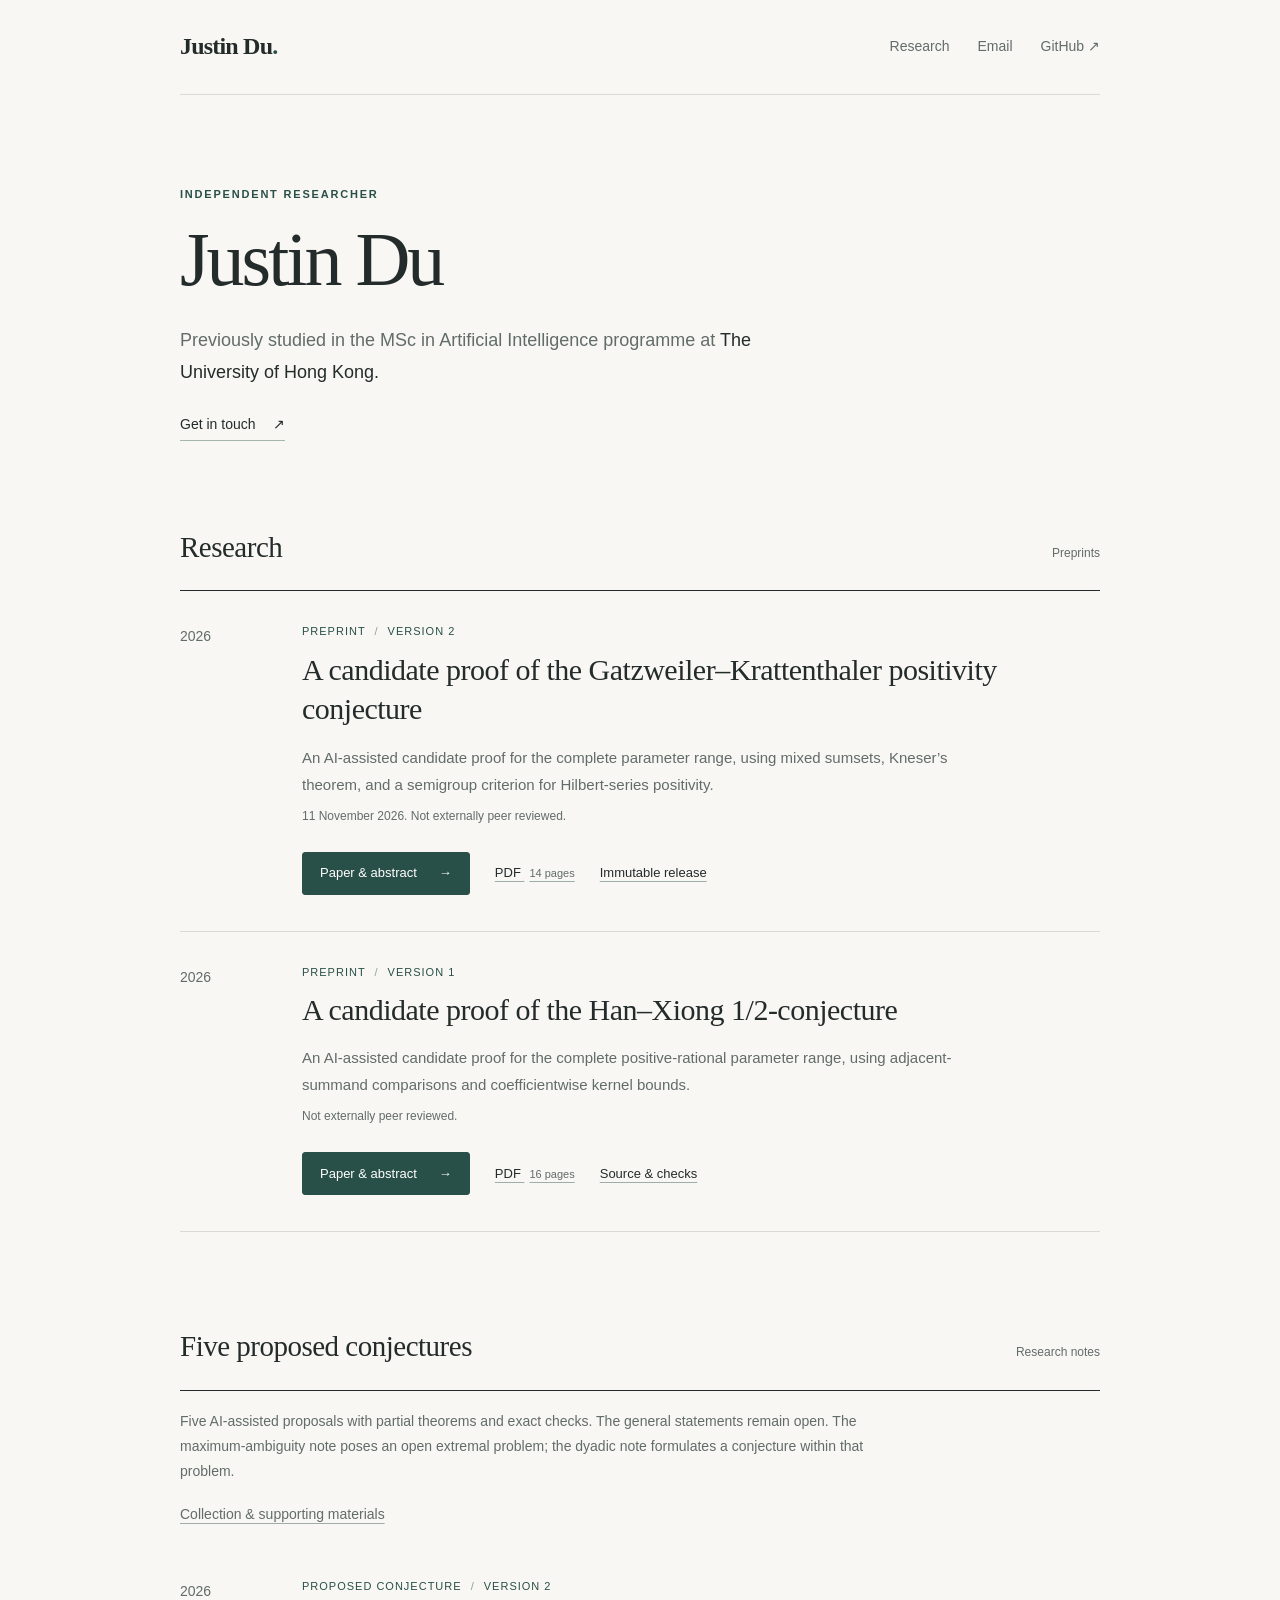
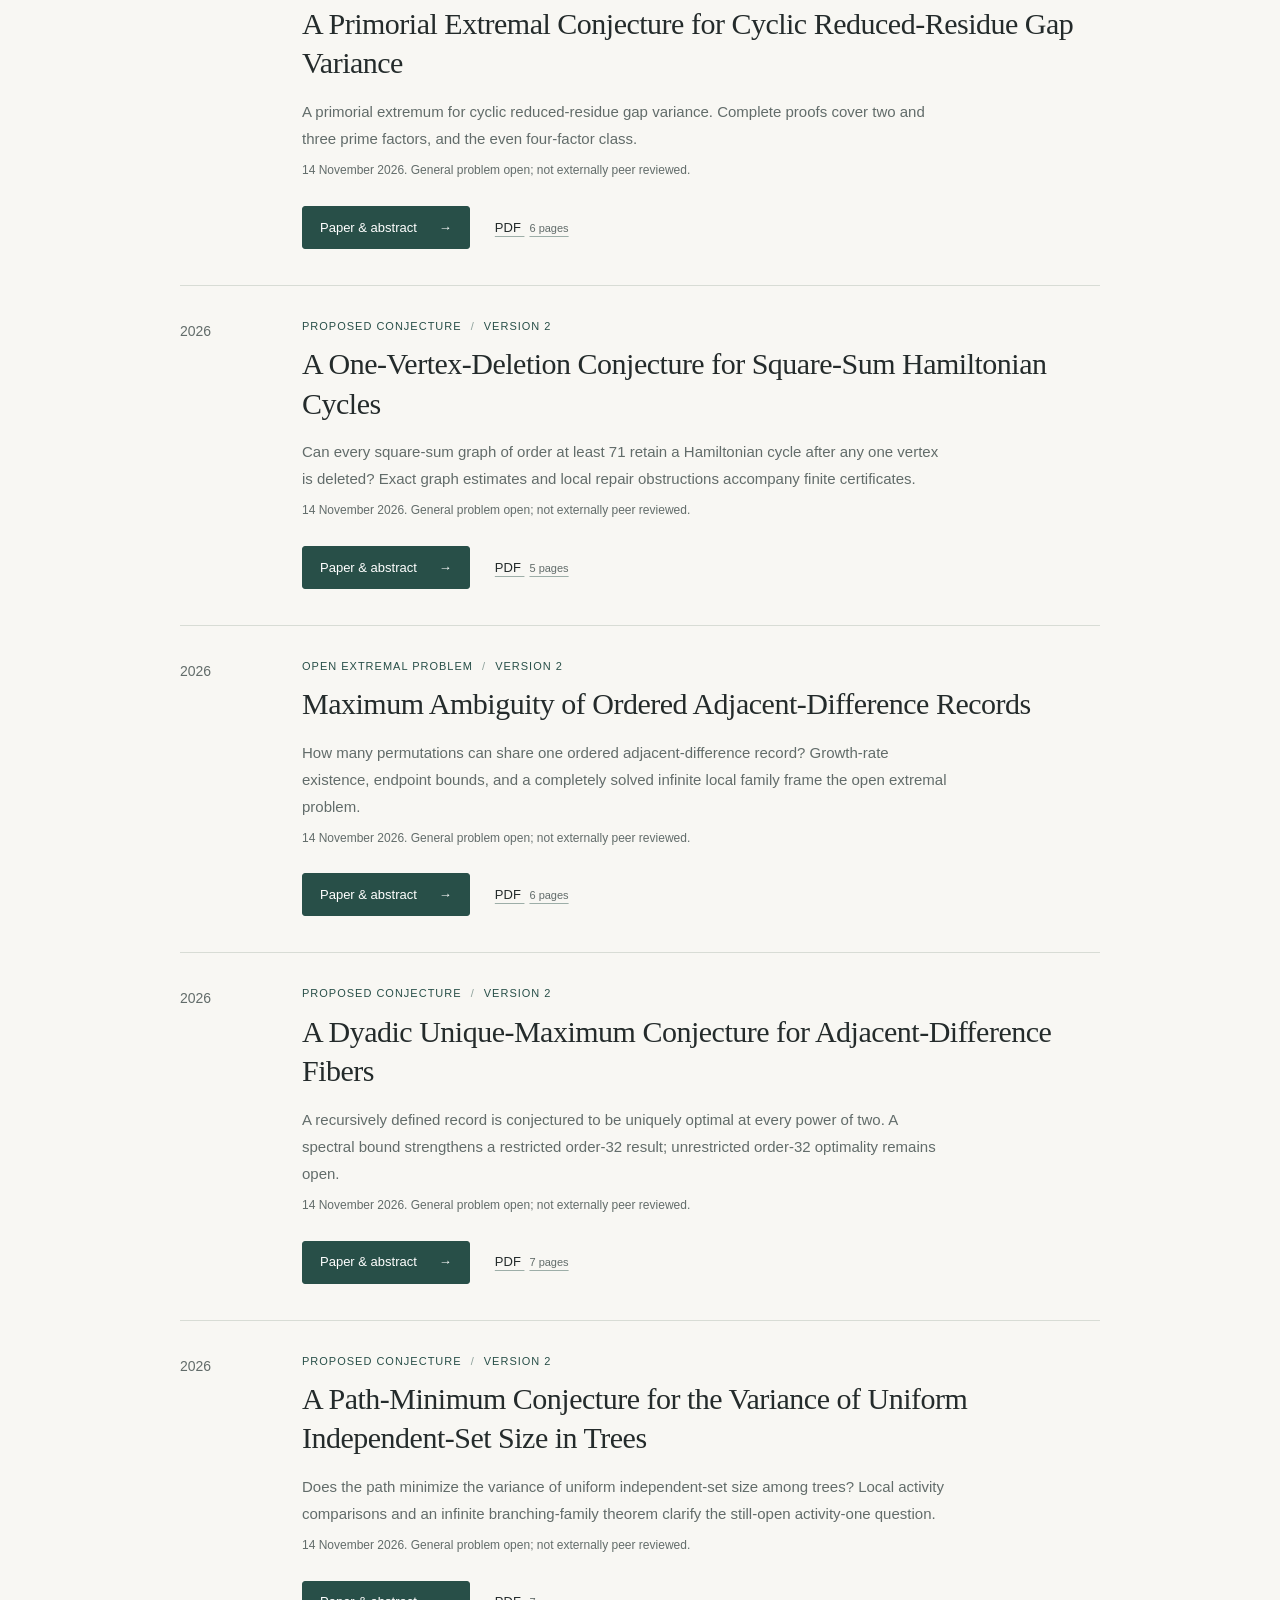
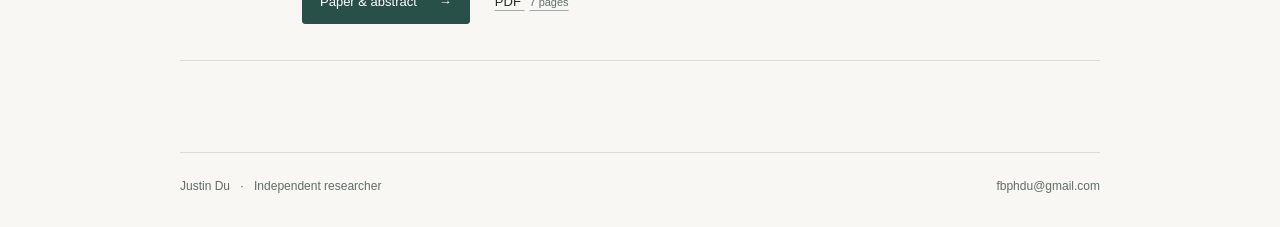
<file: index.html>
<!doctype html>
<html lang="en">
<head>
  <meta charset="utf-8">
  <meta name="viewport" content="width=device-width, initial-scale=1">
  <title>Justin Du | Independent Researcher</title>
  <meta name="description" content="Justin Du is an independent researcher. Previously studied in the MSc in Artificial Intelligence programme at The University of Hong Kong. Research papers and preprints.">
  <meta name="author" content="Justin Du">
  <meta name="google-site-verification" content="Gl7cl6Cko61Iwm4cRjieeT7m841jJw9ijUGS-vfzFRg">
  <meta name="robots" content="index,follow">
  <meta name="theme-color" content="#f8f7f3">
  <link rel="canonical" href="https://zdoorr.github.io/">
  <link rel="icon" href="/assets/favicon.svg" type="image/svg+xml">
  <link rel="stylesheet" href="/assets/style.css">
  <meta property="og:type" content="website">
  <meta property="og:title" content="Justin Du | Independent Researcher">
  <meta property="og:description" content="Justin Du is an independent researcher. Previously studied in the MSc in Artificial Intelligence programme at The University of Hong Kong. Research papers and preprints.">
  <meta property="og:url" content="https://zdoorr.github.io/">
  <meta property="og:site_name" content="Justin Du">
  <meta name="twitter:card" content="summary">

  <script type="application/ld+json">{"@context": "https://schema.org", "@type": "Person", "@id": "https://zdoorr.github.io/#person", "name": "Justin Du", "url": "https://zdoorr.github.io/", "jobTitle": "Independent researcher", "email": "mailto:fbphdu@gmail.com", "sameAs": ["https://github.com/zdoorr"], "description": "Independent researcher. Previously studied in the MSc in Artificial Intelligence programme at The University of Hong Kong."}</script>
</head>
<body>

  <a class="skip-link" href="#main">Skip to content</a>
  <header class="site-header shell">
    <a class="wordmark" href="/" aria-label="Justin Du home">Justin Du<span class="wordmark-dot" aria-hidden="true">.</span></a>
    <nav aria-label="Main navigation">
      <a href="/#research">Research</a>
      <a href="mailto:fbphdu@gmail.com">Email</a>
      <a href="https://github.com/zdoorr" rel="me">GitHub <span aria-hidden="true">↗</span></a>
    </nav>
  </header>
  <main id="main" class="shell">
    <section class="intro" aria-labelledby="name">
      <p class="eyebrow">Independent researcher</p>
      <h1 id="name">Justin Du</h1>
      <p class="intro-bio">Previously studied in the MSc in Artificial Intelligence programme at <span>The University of Hong Kong.</span></p>
      <a class="text-link" href="mailto:fbphdu@gmail.com">Get in touch <span aria-hidden="true">↗</span></a>
    </section>

    <section id="research" class="research-section" aria-labelledby="research-heading">
      <div class="section-heading">
        <h2 id="research-heading">Research</h2>
        <span>Preprints</span>
      </div>
      <article class="paper-entry">
        <div class="paper-year">2026</div>
        <div class="paper-entry-body">
          <p class="paper-label">Preprint <span aria-hidden="true">/</span> Version 2</p>
          <h3><a href="/papers/gatzweiler-krattenthaler/">A candidate proof of the Gatzweiler–Krattenthaler positivity conjecture</a></h3>
          <p class="paper-summary">An AI-assisted candidate proof for the complete parameter range, using mixed sumsets, Kneser’s theorem, and a semigroup criterion for Hilbert-series positivity.</p>
          <p class="paper-status">11 November 2026. Not externally peer reviewed.</p>
          <div class="paper-actions">
            <a class="button" href="/papers/gatzweiler-krattenthaler/">Paper &amp; abstract <span aria-hidden="true">→</span></a>
            <a class="resource-link" href="/papers/gatzweiler-krattenthaler/Justin_Du_Gatzweiler_Krattenthaler_preprint_v2.pdf">PDF <span class="file-detail">14 pages</span></a>
            <a class="resource-link" href="https://github.com/zdoorr/zdoorr.github.io/releases/tag/gatzweiler-krattenthaler-v2">Immutable release</a>
          </div>
        </div>
      </article>
      <article class="paper-entry">
        <div class="paper-year">2026</div>
        <div class="paper-entry-body">
          <p class="paper-label">Preprint <span aria-hidden="true">/</span> Version 1</p>
          <h3><a href="/papers/han-xiong/">A candidate proof of the Han–Xiong 1/2-conjecture</a></h3>
          <p class="paper-summary">An AI-assisted candidate proof for the complete positive-rational parameter range, using adjacent-summand comparisons and coefficientwise kernel bounds.</p>
          <p class="paper-status">Not externally peer reviewed.</p>
          <div class="paper-actions">
            <a class="button" href="/papers/han-xiong/">Paper &amp; abstract <span aria-hidden="true">→</span></a>
            <a class="resource-link" href="/papers/han-xiong/Justin_Du_Han_Xiong_preprint_v1.pdf">PDF <span class="file-detail">16 pages</span></a>
            <a class="resource-link" href="/papers/han-xiong/Justin_Du_Han_Xiong_preprint_v1_source.zip">Source &amp; checks</a>
          </div>
        </div>
      </article>
    </section>
    <section id="conjectures" class="research-section conjectures-section" aria-labelledby="conjectures-heading">
      <div class="section-heading">
        <h2 id="conjectures-heading">Five proposed conjectures</h2>
        <span>Research notes</span>
      </div>
      <p class="collection-note">Five AI-assisted proposals with partial theorems and exact checks. The general statements remain open. The maximum-ambiguity note poses an open extremal problem; the dyadic note formulates a conjecture within that problem.</p>
      <p class="collection-note"><a href="/papers/conjectures/">Collection &amp; supporting materials</a></p>
      <article class="paper-entry">
        <div class="paper-year">2026</div>
        <div class="paper-entry-body">
          <p class="paper-label">Proposed conjecture <span aria-hidden="true">/</span> Version 2</p>
          <h3><a href="/papers/conjectures/primorial-gap-variance/">A Primorial Extremal Conjecture for Cyclic Reduced-Residue Gap Variance</a></h3>
          <p class="paper-summary">A primorial extremum for cyclic reduced-residue gap variance. Complete proofs cover two and three prime factors, and the even four-factor class.</p>
          <p class="paper-status">14 November 2026. General problem open; not externally peer reviewed.</p>
          <div class="paper-actions">
            <a class="button" href="/papers/conjectures/primorial-gap-variance/">Paper &amp; abstract <span aria-hidden="true">→</span></a>
            <a class="resource-link" href="/papers/conjectures/primorial-gap-variance/Justin_Du_Primorial_Gap_Variance_preprint_v2.pdf">PDF <span class="file-detail">6 pages</span></a>
          </div>
        </div>
      </article>
      <article class="paper-entry">
        <div class="paper-year">2026</div>
        <div class="paper-entry-body">
          <p class="paper-label">Proposed conjecture <span aria-hidden="true">/</span> Version 2</p>
          <h3><a href="/papers/conjectures/square-sum-vertex-deletion/">A One-Vertex-Deletion Conjecture for Square-Sum Hamiltonian Cycles</a></h3>
          <p class="paper-summary">Can every square-sum graph of order at least 71 retain a Hamiltonian cycle after any one vertex is deleted? Exact graph estimates and local repair obstructions accompany finite certificates.</p>
          <p class="paper-status">14 November 2026. General problem open; not externally peer reviewed.</p>
          <div class="paper-actions">
            <a class="button" href="/papers/conjectures/square-sum-vertex-deletion/">Paper &amp; abstract <span aria-hidden="true">→</span></a>
            <a class="resource-link" href="/papers/conjectures/square-sum-vertex-deletion/Justin_Du_Square_Sum_Vertex_Deletion_preprint_v2.pdf">PDF <span class="file-detail">5 pages</span></a>
          </div>
        </div>
      </article>
      <article class="paper-entry">
        <div class="paper-year">2026</div>
        <div class="paper-entry-body">
          <p class="paper-label">Open extremal problem <span aria-hidden="true">/</span> Version 2</p>
          <h3><a href="/papers/conjectures/maximum-difference-record-ambiguity/">Maximum Ambiguity of Ordered Adjacent-Difference Records</a></h3>
          <p class="paper-summary">How many permutations can share one ordered adjacent-difference record? Growth-rate existence, endpoint bounds, and a completely solved infinite local family frame the open extremal problem.</p>
          <p class="paper-status">14 November 2026. General problem open; not externally peer reviewed.</p>
          <div class="paper-actions">
            <a class="button" href="/papers/conjectures/maximum-difference-record-ambiguity/">Paper &amp; abstract <span aria-hidden="true">→</span></a>
            <a class="resource-link" href="/papers/conjectures/maximum-difference-record-ambiguity/Justin_Du_Maximum_Difference_Record_Ambiguity_preprint_v2.pdf">PDF <span class="file-detail">6 pages</span></a>
          </div>
        </div>
      </article>
      <article class="paper-entry">
        <div class="paper-year">2026</div>
        <div class="paper-entry-body">
          <p class="paper-label">Proposed conjecture <span aria-hidden="true">/</span> Version 2</p>
          <h3><a href="/papers/conjectures/dyadic-unique-maximum/">A Dyadic Unique-Maximum Conjecture for Adjacent-Difference Fibers</a></h3>
          <p class="paper-summary">A recursively defined record is conjectured to be uniquely optimal at every power of two. A spectral bound strengthens a restricted order-32 result; unrestricted order-32 optimality remains open.</p>
          <p class="paper-status">14 November 2026. General problem open; not externally peer reviewed.</p>
          <div class="paper-actions">
            <a class="button" href="/papers/conjectures/dyadic-unique-maximum/">Paper &amp; abstract <span aria-hidden="true">→</span></a>
            <a class="resource-link" href="/papers/conjectures/dyadic-unique-maximum/Justin_Du_Dyadic_Unique_Maximum_preprint_v2.pdf">PDF <span class="file-detail">7 pages</span></a>
          </div>
        </div>
      </article>
      <article class="paper-entry">
        <div class="paper-year">2026</div>
        <div class="paper-entry-body">
          <p class="paper-label">Proposed conjecture <span aria-hidden="true">/</span> Version 2</p>
          <h3><a href="/papers/conjectures/path-minimum-variance/">A Path-Minimum Conjecture for the Variance of Uniform Independent-Set Size in Trees</a></h3>
          <p class="paper-summary">Does the path minimize the variance of uniform independent-set size among trees? Local activity comparisons and an infinite branching-family theorem clarify the still-open activity-one question.</p>
          <p class="paper-status">14 November 2026. General problem open; not externally peer reviewed.</p>
          <div class="paper-actions">
            <a class="button" href="/papers/conjectures/path-minimum-variance/">Paper &amp; abstract <span aria-hidden="true">→</span></a>
            <a class="resource-link" href="/papers/conjectures/path-minimum-variance/Justin_Du_Path_Minimum_Variance_preprint_v2.pdf">PDF <span class="file-detail">7 pages</span></a>
          </div>
        </div>
      </article>
    </section>
  </main>

  <footer class="site-footer shell">
    <p>Justin Du <span aria-hidden="true">·</span> Independent researcher</p>
    <a href="mailto:fbphdu@gmail.com">fbphdu@gmail.com</a>
  </footer>
</body>
</html>
</file>
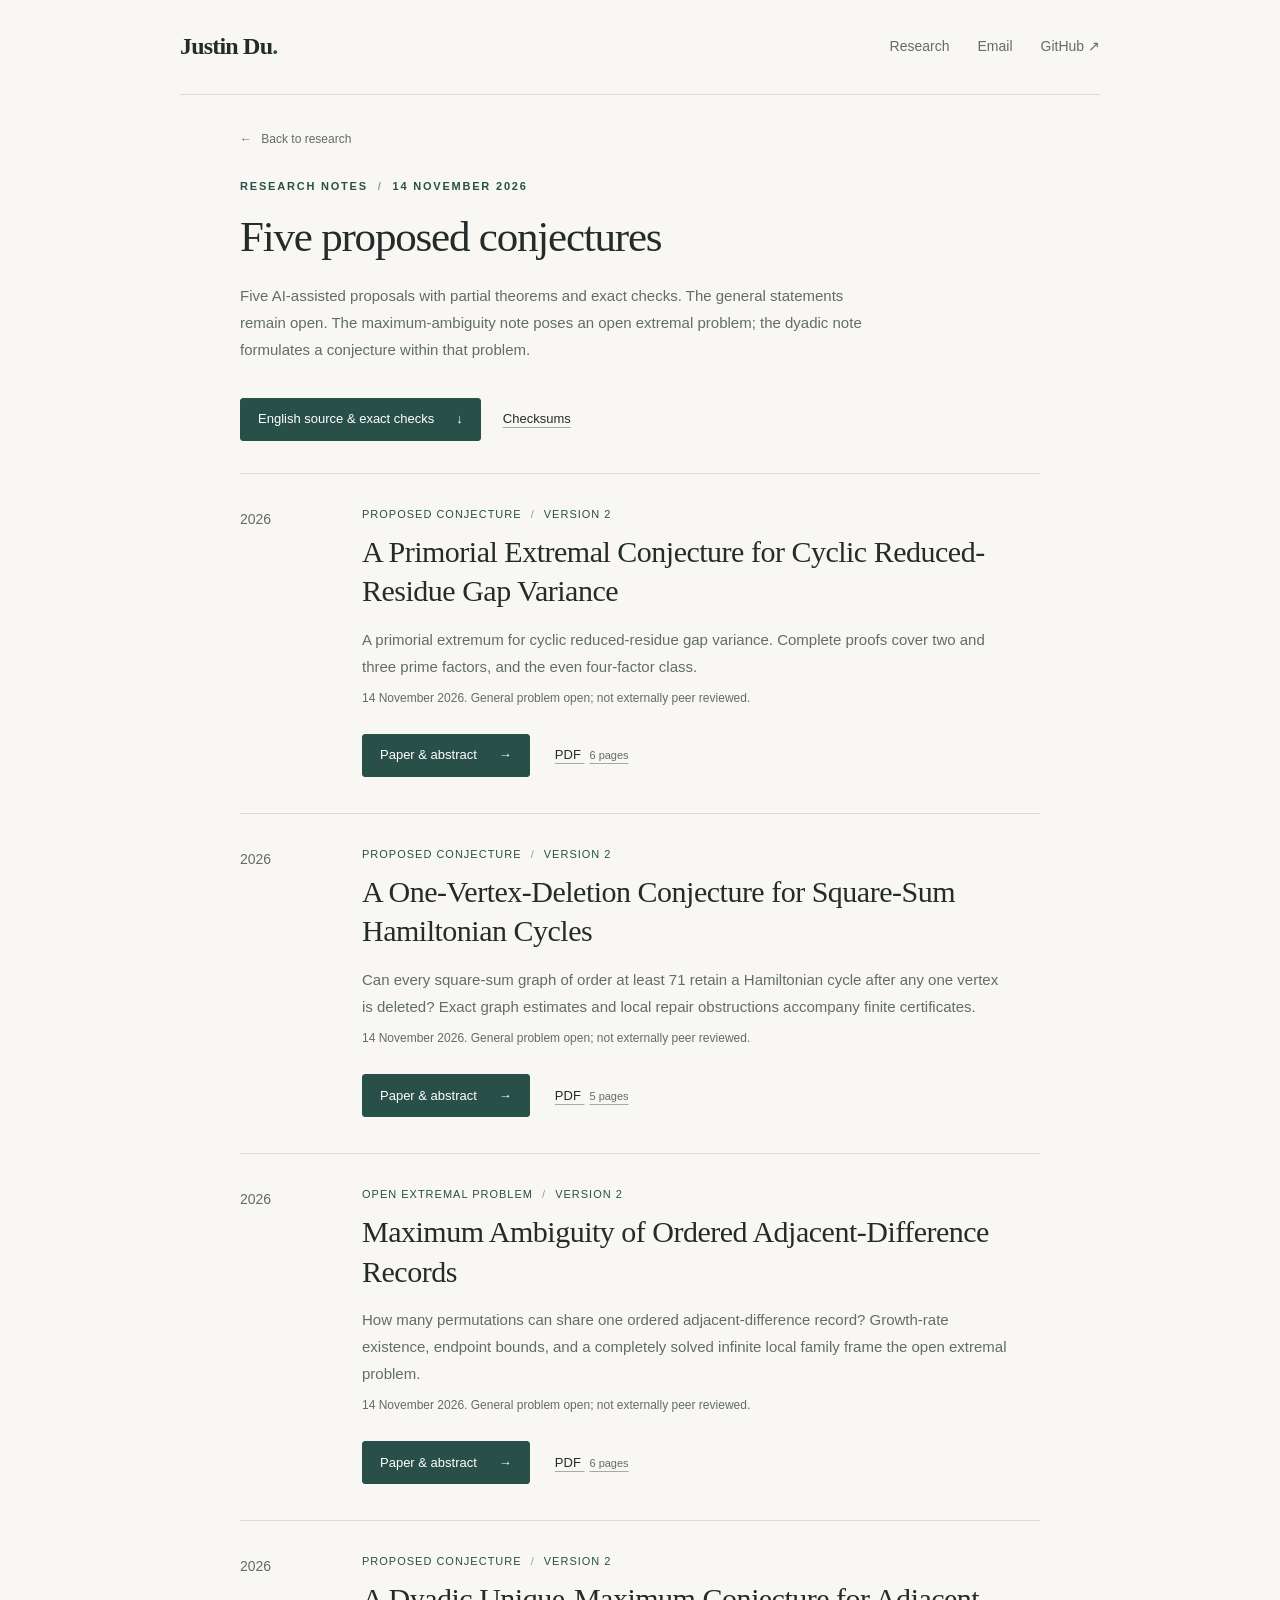
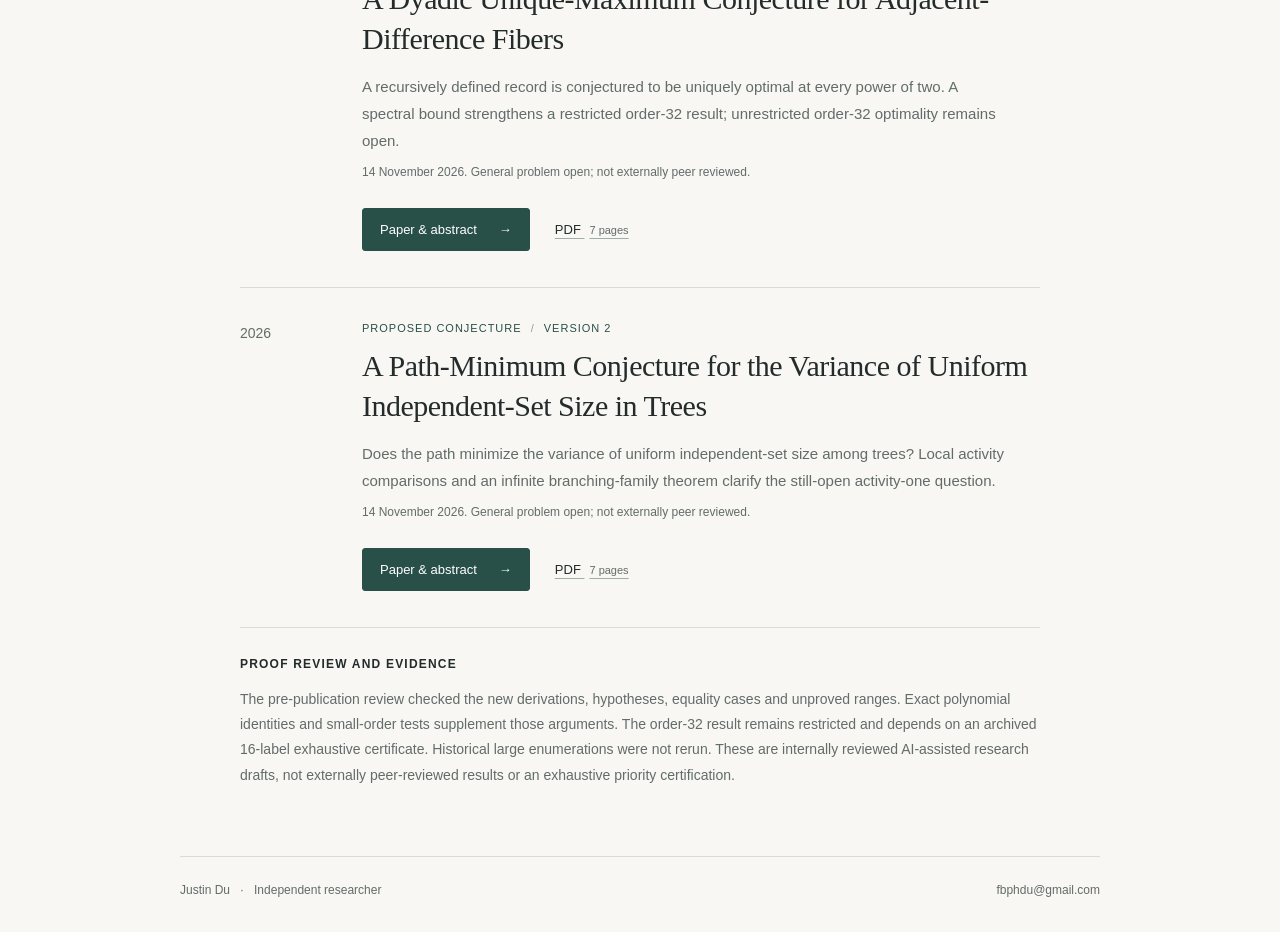
<file: papers/conjectures/index.html>
<!doctype html>
<html lang="en">
<head>
  <meta charset="utf-8">
  <meta name="viewport" content="width=device-width, initial-scale=1">
  <title>Five proposed conjectures | Justin Du</title>
  <meta name="description" content="Five AI-assisted proposals with partial theorems and exact checks. The general statements remain open. The maximum-ambiguity note poses an open extremal problem; the dyadic note formulates a conjecture within that problem.">
  <meta name="author" content="Justin Du">
  <meta name="robots" content="index,follow">
  <meta name="theme-color" content="#f8f7f3">
  <link rel="canonical" href="https://zdoorr.github.io/papers/conjectures/">
  <link rel="icon" href="/assets/favicon.svg" type="image/svg+xml">
  <link rel="stylesheet" href="/assets/style.css">
  <meta property="og:type" content="article">
  <meta property="og:title" content="Five proposed conjectures | Justin Du">
  <meta property="og:description" content="Five AI-assisted proposals with partial theorems and exact checks. The general statements remain open. The maximum-ambiguity note poses an open extremal problem; the dyadic note formulates a conjecture within that problem.">
  <meta property="og:url" content="https://zdoorr.github.io/papers/conjectures/">
  <meta property="og:site_name" content="Justin Du">
  <meta name="twitter:card" content="summary">

</head>
<body class="paper-page">
  <a class="skip-link" href="#main">Skip to content</a>
  <header class="site-header shell">
    <a class="wordmark" href="/" aria-label="Justin Du home">Justin Du<span class="wordmark-dot" aria-hidden="true">.</span></a>
    <nav aria-label="Main navigation">
      <a href="/#research">Research</a>
      <a href="mailto:fbphdu@gmail.com">Email</a>
      <a href="https://github.com/zdoorr" rel="me">GitHub <span aria-hidden="true">↗</span></a>
    </nav>
  </header>
  <main id="main" class="shell paper-main">
    <a class="back-link" href="/#conjectures"><span aria-hidden="true">←</span> Back to research</a>
    <header class="article-header">
      <p class="eyebrow">Research notes <span aria-hidden="true">/</span> 14 November 2026</p>
      <h1>Five proposed conjectures</h1>
      <p class="paper-summary">Five AI-assisted proposals with partial theorems and exact checks. The general statements remain open. The maximum-ambiguity note poses an open extremal problem; the dyadic note formulates a conjecture within that problem.</p>
    </header>
    <nav class="download-links" aria-label="Collection downloads">
      <a class="button" href="./Justin_Du_Five_Conjectures_v2_source_and_checks.zip">English source &amp; exact checks <span aria-hidden="true">↓</span></a>
      <a class="resource-link" href="./checksums.txt">Checksums</a>
    </nav>
      <article class="paper-entry">
        <div class="paper-year">2026</div>
        <div class="paper-entry-body">
          <p class="paper-label">Proposed conjecture <span aria-hidden="true">/</span> Version 2</p>
          <h3><a href="/papers/conjectures/primorial-gap-variance/">A Primorial Extremal Conjecture for Cyclic Reduced-Residue Gap Variance</a></h3>
          <p class="paper-summary">A primorial extremum for cyclic reduced-residue gap variance. Complete proofs cover two and three prime factors, and the even four-factor class.</p>
          <p class="paper-status">14 November 2026. General problem open; not externally peer reviewed.</p>
          <div class="paper-actions">
            <a class="button" href="/papers/conjectures/primorial-gap-variance/">Paper &amp; abstract <span aria-hidden="true">→</span></a>
            <a class="resource-link" href="/papers/conjectures/primorial-gap-variance/Justin_Du_Primorial_Gap_Variance_preprint_v2.pdf">PDF <span class="file-detail">6 pages</span></a>
          </div>
        </div>
      </article>
      <article class="paper-entry">
        <div class="paper-year">2026</div>
        <div class="paper-entry-body">
          <p class="paper-label">Proposed conjecture <span aria-hidden="true">/</span> Version 2</p>
          <h3><a href="/papers/conjectures/square-sum-vertex-deletion/">A One-Vertex-Deletion Conjecture for Square-Sum Hamiltonian Cycles</a></h3>
          <p class="paper-summary">Can every square-sum graph of order at least 71 retain a Hamiltonian cycle after any one vertex is deleted? Exact graph estimates and local repair obstructions accompany finite certificates.</p>
          <p class="paper-status">14 November 2026. General problem open; not externally peer reviewed.</p>
          <div class="paper-actions">
            <a class="button" href="/papers/conjectures/square-sum-vertex-deletion/">Paper &amp; abstract <span aria-hidden="true">→</span></a>
            <a class="resource-link" href="/papers/conjectures/square-sum-vertex-deletion/Justin_Du_Square_Sum_Vertex_Deletion_preprint_v2.pdf">PDF <span class="file-detail">5 pages</span></a>
          </div>
        </div>
      </article>
      <article class="paper-entry">
        <div class="paper-year">2026</div>
        <div class="paper-entry-body">
          <p class="paper-label">Open extremal problem <span aria-hidden="true">/</span> Version 2</p>
          <h3><a href="/papers/conjectures/maximum-difference-record-ambiguity/">Maximum Ambiguity of Ordered Adjacent-Difference Records</a></h3>
          <p class="paper-summary">How many permutations can share one ordered adjacent-difference record? Growth-rate existence, endpoint bounds, and a completely solved infinite local family frame the open extremal problem.</p>
          <p class="paper-status">14 November 2026. General problem open; not externally peer reviewed.</p>
          <div class="paper-actions">
            <a class="button" href="/papers/conjectures/maximum-difference-record-ambiguity/">Paper &amp; abstract <span aria-hidden="true">→</span></a>
            <a class="resource-link" href="/papers/conjectures/maximum-difference-record-ambiguity/Justin_Du_Maximum_Difference_Record_Ambiguity_preprint_v2.pdf">PDF <span class="file-detail">6 pages</span></a>
          </div>
        </div>
      </article>
      <article class="paper-entry">
        <div class="paper-year">2026</div>
        <div class="paper-entry-body">
          <p class="paper-label">Proposed conjecture <span aria-hidden="true">/</span> Version 2</p>
          <h3><a href="/papers/conjectures/dyadic-unique-maximum/">A Dyadic Unique-Maximum Conjecture for Adjacent-Difference Fibers</a></h3>
          <p class="paper-summary">A recursively defined record is conjectured to be uniquely optimal at every power of two. A spectral bound strengthens a restricted order-32 result; unrestricted order-32 optimality remains open.</p>
          <p class="paper-status">14 November 2026. General problem open; not externally peer reviewed.</p>
          <div class="paper-actions">
            <a class="button" href="/papers/conjectures/dyadic-unique-maximum/">Paper &amp; abstract <span aria-hidden="true">→</span></a>
            <a class="resource-link" href="/papers/conjectures/dyadic-unique-maximum/Justin_Du_Dyadic_Unique_Maximum_preprint_v2.pdf">PDF <span class="file-detail">7 pages</span></a>
          </div>
        </div>
      </article>
      <article class="paper-entry">
        <div class="paper-year">2026</div>
        <div class="paper-entry-body">
          <p class="paper-label">Proposed conjecture <span aria-hidden="true">/</span> Version 2</p>
          <h3><a href="/papers/conjectures/path-minimum-variance/">A Path-Minimum Conjecture for the Variance of Uniform Independent-Set Size in Trees</a></h3>
          <p class="paper-summary">Does the path minimize the variance of uniform independent-set size among trees? Local activity comparisons and an infinite branching-family theorem clarify the still-open activity-one question.</p>
          <p class="paper-status">14 November 2026. General problem open; not externally peer reviewed.</p>
          <div class="paper-actions">
            <a class="button" href="/papers/conjectures/path-minimum-variance/">Paper &amp; abstract <span aria-hidden="true">→</span></a>
            <a class="resource-link" href="/papers/conjectures/path-minimum-variance/Justin_Du_Path_Minimum_Variance_preprint_v2.pdf">PDF <span class="file-detail">7 pages</span></a>
          </div>
        </div>
      </article>
    <section class="paper-note">
      <h2>Proof review and evidence</h2>
      <p>The pre-publication review checked the new derivations, hypotheses, equality cases and unproved ranges. Exact polynomial identities and small-order tests supplement those arguments. The order-32 result remains restricted and depends on an archived 16-label exhaustive certificate. Historical large enumerations were not rerun. These are internally reviewed AI-assisted research drafts, not externally peer-reviewed results or an exhaustive priority certification.</p>
    </section>
  </main>
  <footer class="site-footer shell">
    <p>Justin Du <span aria-hidden="true">·</span> Independent researcher</p>
    <a href="mailto:fbphdu@gmail.com">fbphdu@gmail.com</a>
  </footer>
</body>
</html>
</file>
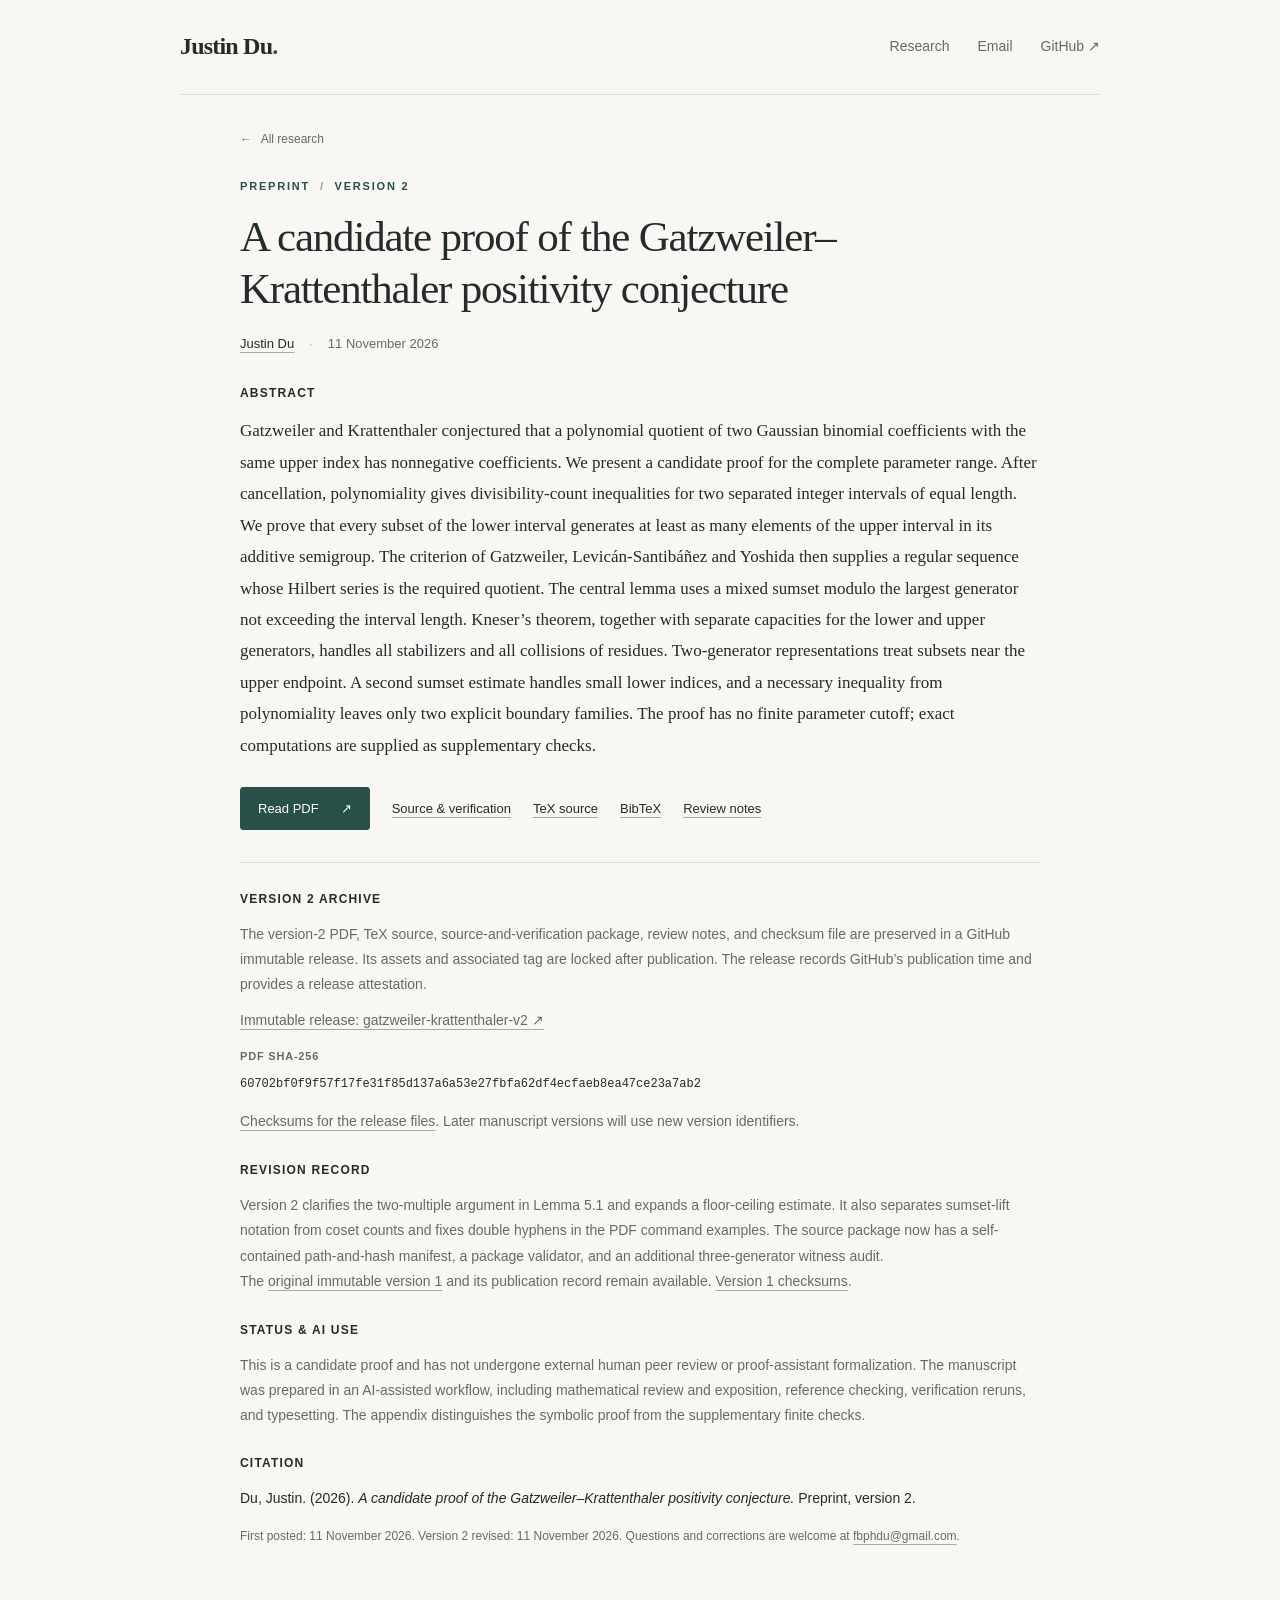
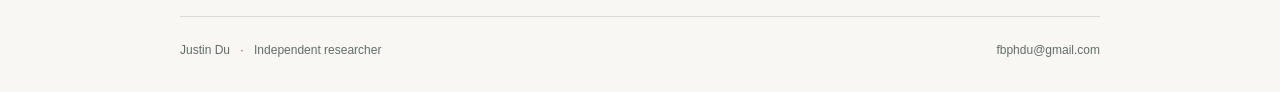
<file: papers/gatzweiler-krattenthaler/index.html>
<!doctype html>
<html lang="en">
<head>
  <meta charset="utf-8">
  <meta name="viewport" content="width=device-width, initial-scale=1">
  <title>A candidate proof of the Gatzweiler-Krattenthaler positivity conjecture | Justin Du</title>
  <meta name="description" content="A candidate full-range proof of the Gatzweiler-Krattenthaler positivity conjecture by Justin Du, using mixed sumsets and a semigroup criterion. Preprint, source, exact checks, and an immutable version-2 archive.">
  <meta name="author" content="Justin Du">
  <meta name="robots" content="index,follow">
  <meta name="theme-color" content="#f8f7f3">
  <link rel="canonical" href="https://zdoorr.github.io/papers/gatzweiler-krattenthaler/">
  <link rel="icon" href="/assets/favicon.svg" type="image/svg+xml">
  <link rel="stylesheet" href="/assets/style.css">
  <meta property="og:type" content="article">
  <meta property="og:title" content="A candidate proof of the Gatzweiler-Krattenthaler positivity conjecture | Justin Du">
  <meta property="og:description" content="A candidate full-range proof using mixed sumsets and a semigroup criterion. Read the preprint and access its immutable version-2 archive.">
  <meta property="og:url" content="https://zdoorr.github.io/papers/gatzweiler-krattenthaler/">
  <meta property="og:site_name" content="Justin Du">
  <meta name="twitter:card" content="summary">
  <meta name="citation_title" content="A candidate proof of the Gatzweiler-Krattenthaler positivity conjecture">
  <meta name="citation_author" content="Justin Du">
  <meta name="citation_publication_date" content="2026/11/11">
  <meta name="citation_online_date" content="2026/11/11">
  <meta name="citation_language" content="en">
  <meta name="citation_pdf_url" content="https://zdoorr.github.io/papers/gatzweiler-krattenthaler/Justin_Du_Gatzweiler_Krattenthaler_preprint_v2.pdf">
  <meta name="citation_abstract_html_url" content="https://zdoorr.github.io/papers/gatzweiler-krattenthaler/">
  <meta property="article:published_time" content="2026-11-11">
  <meta property="article:author" content="https://zdoorr.github.io/">
  <script type="application/ld+json">{"@context":"https://schema.org","@type":"ScholarlyArticle","@id":"https://zdoorr.github.io/papers/gatzweiler-krattenthaler/#paper","headline":"A candidate proof of the Gatzweiler-Krattenthaler positivity conjecture","name":"A candidate proof of the Gatzweiler-Krattenthaler positivity conjecture","url":"https://zdoorr.github.io/papers/gatzweiler-krattenthaler/","mainEntityOfPage":"https://zdoorr.github.io/papers/gatzweiler-krattenthaler/","author":{"@type":"Person","@id":"https://zdoorr.github.io/#person","name":"Justin Du","url":"https://zdoorr.github.io/"},"datePublished":"2026-11-11","dateModified":"2026-11-11","version":"2","inLanguage":"en","creativeWorkStatus":"Preprint","isAccessibleForFree":true,"sameAs":"https://github.com/zdoorr/zdoorr.github.io/releases/tag/gatzweiler-krattenthaler-v2","abstract":"Gatzweiler and Krattenthaler conjectured that a polynomial quotient of two Gaussian binomial coefficients with the same upper index has nonnegative coefficients. We present a candidate proof for the complete parameter range. After cancellation, polynomiality gives divisibility-count inequalities for two separated integer intervals of equal length. We prove that every subset of the lower interval generates at least as many elements of the upper interval in its additive semigroup. The criterion of Gatzweiler, Levicán-Santibáñez and Yoshida then supplies a regular sequence whose Hilbert series is the required quotient. The central lemma uses a mixed sumset modulo the largest generator not exceeding the interval length. Kneser's theorem, together with separate capacities for the lower and upper generators, handles all stabilizers and all collisions of residues. Two-generator representations treat subsets near the upper endpoint. A second sumset estimate handles small lower indices, and a necessary inequality from polynomiality leaves only two explicit boundary families. The proof has no finite parameter cutoff; exact computations are supplied as supplementary checks.","encoding":{"@type":"MediaObject","contentUrl":"https://zdoorr.github.io/papers/gatzweiler-krattenthaler/Justin_Du_Gatzweiler_Krattenthaler_preprint_v2.pdf","encodingFormat":"application/pdf"},"keywords":["Gatzweiler-Krattenthaler conjecture","Gaussian binomial coefficients","coefficientwise positivity","mixed sumsets","Kneser's theorem","Hilbert series"]}</script>
</head>
<body class="paper-page">
  <a class="skip-link" href="#main">Skip to content</a>
  <header class="site-header shell">
    <a class="wordmark" href="/" aria-label="Justin Du home">Justin Du<span class="wordmark-dot" aria-hidden="true">.</span></a>
    <nav aria-label="Main navigation">
      <a href="/#research">Research</a>
      <a href="mailto:fbphdu@gmail.com">Email</a>
      <a href="https://github.com/zdoorr" rel="me">GitHub <span aria-hidden="true">↗</span></a>
    </nav>
  </header>
  <main id="main" class="shell paper-main">
    <a class="back-link" href="/#research"><span aria-hidden="true">←</span> All research</a>
    <article aria-labelledby="paper-title">
      <header class="article-header">
        <p class="eyebrow">Preprint <span aria-hidden="true">/</span> Version 2</p>
        <h1 id="paper-title">A candidate proof of the Gatzweiler–Krattenthaler positivity conjecture</h1>
        <p class="article-byline"><a href="/" rel="author">Justin Du</a><span aria-hidden="true">·</span><time datetime="2026-11-11">11 November 2026</time></p>
      </header>

      <section class="abstract" aria-labelledby="abstract-heading">
        <h2 id="abstract-heading">Abstract</h2>
        <p>Gatzweiler and Krattenthaler conjectured that a polynomial quotient of two Gaussian binomial coefficients with the same upper index has nonnegative coefficients. We present a candidate proof for the complete parameter range. After cancellation, polynomiality gives divisibility-count inequalities for two separated integer intervals of equal length. We prove that every subset of the lower interval generates at least as many elements of the upper interval in its additive semigroup. The criterion of Gatzweiler, Levicán-Santibáñez and Yoshida then supplies a regular sequence whose Hilbert series is the required quotient. The central lemma uses a mixed sumset modulo the largest generator not exceeding the interval length. Kneser’s theorem, together with separate capacities for the lower and upper generators, handles all stabilizers and all collisions of residues. Two-generator representations treat subsets near the upper endpoint. A second sumset estimate handles small lower indices, and a necessary inequality from polynomiality leaves only two explicit boundary families. The proof has no finite parameter cutoff; exact computations are supplied as supplementary checks.</p>
      </section>

      <nav class="download-links" aria-label="Paper downloads">
        <a class="button" href="./Justin_Du_Gatzweiler_Krattenthaler_preprint_v2.pdf">Read PDF <span aria-hidden="true">↗</span></a>
        <a class="resource-link" href="./Justin_Du_Gatzweiler_Krattenthaler_preprint_v2_source.zip">Source &amp; verification</a>
        <a class="resource-link" href="./Justin_Du_Gatzweiler_Krattenthaler_preprint_v2.tex">TeX source</a>
        <a class="resource-link" href="./citation.bib">BibTeX</a>
        <a class="resource-link" href="./Justin_Du_Gatzweiler_Krattenthaler_preprint_v2_review.txt">Review notes</a>
      </nav>

      <section class="paper-note release-record" aria-labelledby="archive-heading">
        <h2 id="archive-heading">Version 2 archive</h2>
        <p>The version-2 PDF, TeX source, source-and-verification package, review notes, and checksum file are preserved in a GitHub immutable release. Its assets and associated tag are locked after publication. The release records GitHub’s publication time and provides a release attestation.</p>
        <p><a href="https://github.com/zdoorr/zdoorr.github.io/releases/tag/gatzweiler-krattenthaler-v2">Immutable release: gatzweiler-krattenthaler-v2 <span aria-hidden="true">↗</span></a></p>
        <dl class="checksum-list">
          <dt>PDF SHA-256</dt>
          <dd><code>60702bf0f9f57f17fe31f85d137a6a53e27fbfa62df4ecfaeb8ea47ce23a7ab2</code></dd>
        </dl>
        <p><a href="./SHA256SUMS.txt">Checksums for the release files</a>. Later manuscript versions will use new version identifiers.</p>
      </section>

      <section class="paper-note" aria-labelledby="revision-heading">
        <h2 id="revision-heading">Revision record</h2>
        <p>Version 2 clarifies the two-multiple argument in Lemma 5.1 and expands a floor-ceiling estimate. It also separates sumset-lift notation from coset counts and fixes double hyphens in the PDF command examples. The source package now has a self-contained path-and-hash manifest, a package validator, and an additional three-generator witness audit.</p>
        <p>The <a href="https://github.com/zdoorr/zdoorr.github.io/releases/tag/gatzweiler-krattenthaler-v1">original immutable version 1</a> and its publication record remain available. <a href="./SHA256SUMS-v1.txt">Version 1 checksums</a>.</p>
      </section>

      <section class="paper-note" aria-labelledby="status-heading">
        <h2 id="status-heading">Status &amp; AI use</h2>
        <p>This is a candidate proof and has not undergone external human peer review or proof-assistant formalization. The manuscript was prepared in an AI-assisted workflow, including mathematical review and exposition, reference checking, verification reruns, and typesetting. The appendix distinguishes the symbolic proof from the supplementary finite checks.</p>
      </section>

      <section class="citation-section" aria-labelledby="citation-heading">
        <h2 id="citation-heading">Citation</h2>
        <p class="citation-text">Du, Justin. (2026). <cite>A candidate proof of the Gatzweiler–Krattenthaler positivity conjecture.</cite> Preprint, version 2.</p>
        <p class="version-note">First posted: 11 November 2026. Version 2 revised: 11 November 2026. Questions and corrections are welcome at <a href="mailto:fbphdu@gmail.com">fbphdu@gmail.com</a>.</p>
      </section>
    </article>
  </main>
  <footer class="site-footer shell">
    <p>Justin Du <span aria-hidden="true">·</span> Independent researcher</p>
    <a href="mailto:fbphdu@gmail.com">fbphdu@gmail.com</a>
  </footer>
</body>
</html>
</file>
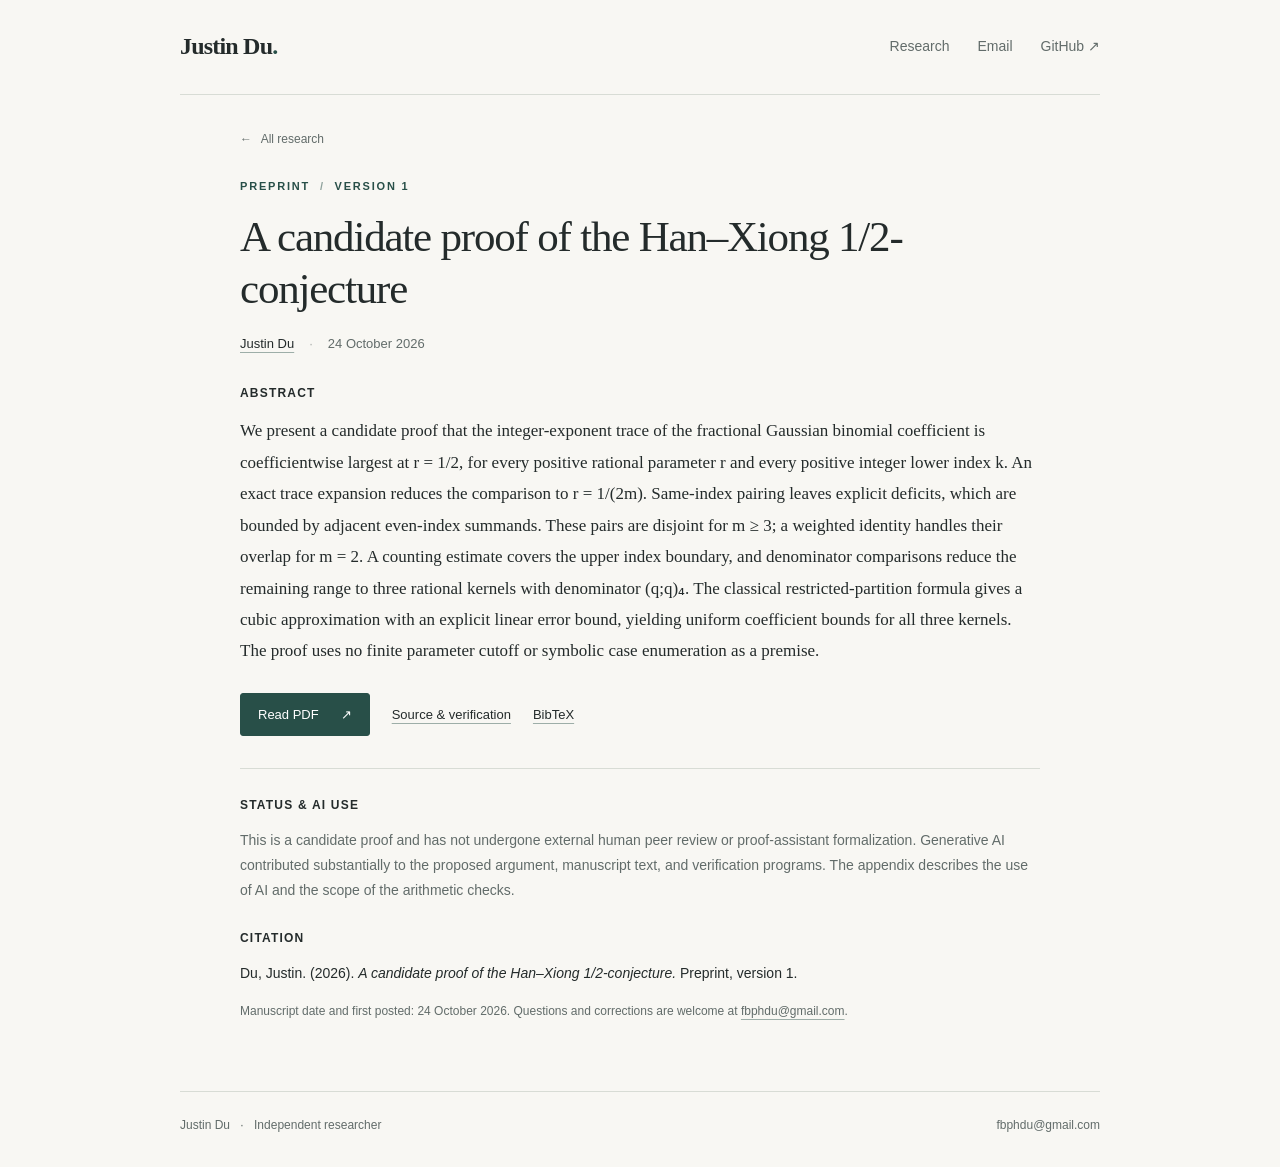
<file: papers/han-xiong/index.html>
<!doctype html>
<html lang="en">
<head>
  <meta charset="utf-8">
  <meta name="viewport" content="width=device-width, initial-scale=1">
  <title>A candidate proof of the Han-Xiong 1/2-conjecture | Justin Du</title>
  <meta name="description" content="A candidate complete proof of the Han-Xiong 1/2-conjecture by Justin Du. Read the full abstract and download the preprint, TeX source, and exact-arithmetic verification programs.">
  <meta name="author" content="Justin Du">
  <meta name="robots" content="index,follow">
  <meta name="theme-color" content="#f8f7f3">
  <link rel="canonical" href="https://zdoorr.github.io/papers/han-xiong/">
  <link rel="icon" href="/assets/favicon.svg" type="image/svg+xml">
  <link rel="stylesheet" href="/assets/style.css">
  <meta property="og:type" content="article">
  <meta property="og:title" content="A candidate proof of the Han-Xiong 1/2-conjecture | Justin Du">
  <meta property="og:description" content="A candidate complete proof of the Han-Xiong 1/2-conjecture by Justin Du. Read the full abstract and download the preprint, TeX source, and exact-arithmetic verification programs.">
  <meta property="og:url" content="https://zdoorr.github.io/papers/han-xiong/">
  <meta property="og:site_name" content="Justin Du">
  <meta name="twitter:card" content="summary">
  <meta name="citation_title" content="A candidate proof of the Han-Xiong 1/2-conjecture">
  <meta name="citation_author" content="Justin Du">
  <meta name="citation_publication_date" content="2026/10/24">
  <meta name="citation_online_date" content="2026/10/24">
  <meta name="citation_language" content="en">
  <meta name="citation_pdf_url" content="https://zdoorr.github.io/papers/han-xiong/Justin_Du_Han_Xiong_preprint_v1.pdf">
  <meta name="citation_abstract_html_url" content="https://zdoorr.github.io/papers/han-xiong/">
  <meta property="article:published_time" content="2026-10-24">
  <meta property="article:author" content="https://zdoorr.github.io/">
  <script type="application/ld+json">{"@context": "https://schema.org", "@type": "ScholarlyArticle", "@id": "https://zdoorr.github.io/papers/han-xiong/#paper", "headline": "A candidate proof of the Han-Xiong 1/2-conjecture", "name": "A candidate proof of the Han-Xiong 1/2-conjecture", "url": "https://zdoorr.github.io/papers/han-xiong/", "mainEntityOfPage": "https://zdoorr.github.io/papers/han-xiong/", "author": {"@type": "Person", "@id": "https://zdoorr.github.io/#person", "name": "Justin Du", "url": "https://zdoorr.github.io/"}, "datePublished": "2026-10-24", "dateModified": "2026-10-24", "inLanguage": "en", "creativeWorkStatus": "Preprint", "isAccessibleForFree": true, "abstract": "We present a candidate proof that the integer-exponent trace of the fractional Gaussian binomial coefficient is coefficientwise largest at r = 1/2, for every positive rational parameter r and every positive integer lower index k. An exact trace expansion reduces the comparison to r = 1/(2m). Same-index pairing leaves explicit deficits, which are bounded by adjacent even-index summands. These pairs are disjoint for m ≥ 3; a weighted identity handles their overlap for m = 2. A counting estimate covers the upper index boundary, and denominator comparisons reduce the remaining range to three rational kernels with denominator (q;q)₄. The classical restricted-partition formula gives a cubic approximation with an explicit linear error bound, yielding uniform coefficient bounds for all three kernels. The proof uses no finite parameter cutoff or symbolic case enumeration as a premise.", "encoding": {"@type": "MediaObject", "contentUrl": "https://zdoorr.github.io/papers/han-xiong/Justin_Du_Han_Xiong_preprint_v1.pdf", "encodingFormat": "application/pdf"}, "keywords": ["Han-Xiong conjecture", "fractional q-binomial coefficients", "integer traces", "coefficientwise positivity"]}</script>
</head>
<body class="paper-page">

  <a class="skip-link" href="#main">Skip to content</a>
  <header class="site-header shell">
    <a class="wordmark" href="/" aria-label="Justin Du home">Justin Du<span class="wordmark-dot" aria-hidden="true">.</span></a>
    <nav aria-label="Main navigation">
      <a href="/#research">Research</a>
      <a href="mailto:fbphdu@gmail.com">Email</a>
      <a href="https://github.com/zdoorr" rel="me">GitHub <span aria-hidden="true">↗</span></a>
    </nav>
  </header>
  <main id="main" class="shell paper-main">
    <a class="back-link" href="/#research"><span aria-hidden="true">←</span> All research</a>
    <article aria-labelledby="paper-title">
      <header class="article-header">
        <p class="eyebrow">Preprint <span aria-hidden="true">/</span> Version 1</p>
        <h1 id="paper-title">A candidate proof of the Han–Xiong 1/2-conjecture</h1>
        <p class="article-byline"><a href="/" rel="author">Justin Du</a><span aria-hidden="true">·</span><time datetime="2026-10-24">24 October 2026</time></p>
      </header>

      <section class="abstract" aria-labelledby="abstract-heading">
        <h2 id="abstract-heading">Abstract</h2>
        <p>We present a candidate proof that the integer-exponent trace of the fractional Gaussian binomial coefficient is coefficientwise largest at r = 1/2, for every positive rational parameter r and every positive integer lower index k. An exact trace expansion reduces the comparison to r = 1/(2m). Same-index pairing leaves explicit deficits, which are bounded by adjacent even-index summands. These pairs are disjoint for m ≥ 3; a weighted identity handles their overlap for m = 2. A counting estimate covers the upper index boundary, and denominator comparisons reduce the remaining range to three rational kernels with denominator (q;q)₄. The classical restricted-partition formula gives a cubic approximation with an explicit linear error bound, yielding uniform coefficient bounds for all three kernels. The proof uses no finite parameter cutoff or symbolic case enumeration as a premise.</p>
      </section>

      <nav class="download-links" aria-label="Paper downloads">
        <a class="button" href="./Justin_Du_Han_Xiong_preprint_v1.pdf">Read PDF <span aria-hidden="true">↗</span></a>
        <a class="resource-link" href="./Justin_Du_Han_Xiong_preprint_v1_source.zip">Source &amp; verification</a>
        <a class="resource-link" href="./citation.bib">BibTeX</a>
      </nav>

      <section class="paper-note" aria-labelledby="status-heading">
        <h2 id="status-heading">Status &amp; AI use</h2>
        <p>This is a candidate proof and has not undergone external human peer review or proof-assistant formalization. Generative AI contributed substantially to the proposed argument, manuscript text, and verification programs. The appendix describes the use of AI and the scope of the arithmetic checks.</p>
      </section>

      <section class="citation-section" aria-labelledby="citation-heading">
        <h2 id="citation-heading">Citation</h2>
        <p class="citation-text">Du, Justin. (2026). <cite>A candidate proof of the Han–Xiong 1/2-conjecture.</cite> Preprint, version 1.</p>
        <p class="version-note">Manuscript date and first posted: 24 October 2026. Questions and corrections are welcome at <a href="mailto:fbphdu@gmail.com">fbphdu@gmail.com</a>.</p>
      </section>
    </article>
  </main>

  <footer class="site-footer shell">
    <p>Justin Du <span aria-hidden="true">·</span> Independent researcher</p>
    <a href="mailto:fbphdu@gmail.com">fbphdu@gmail.com</a>
  </footer>
</body>
</html>
</file>
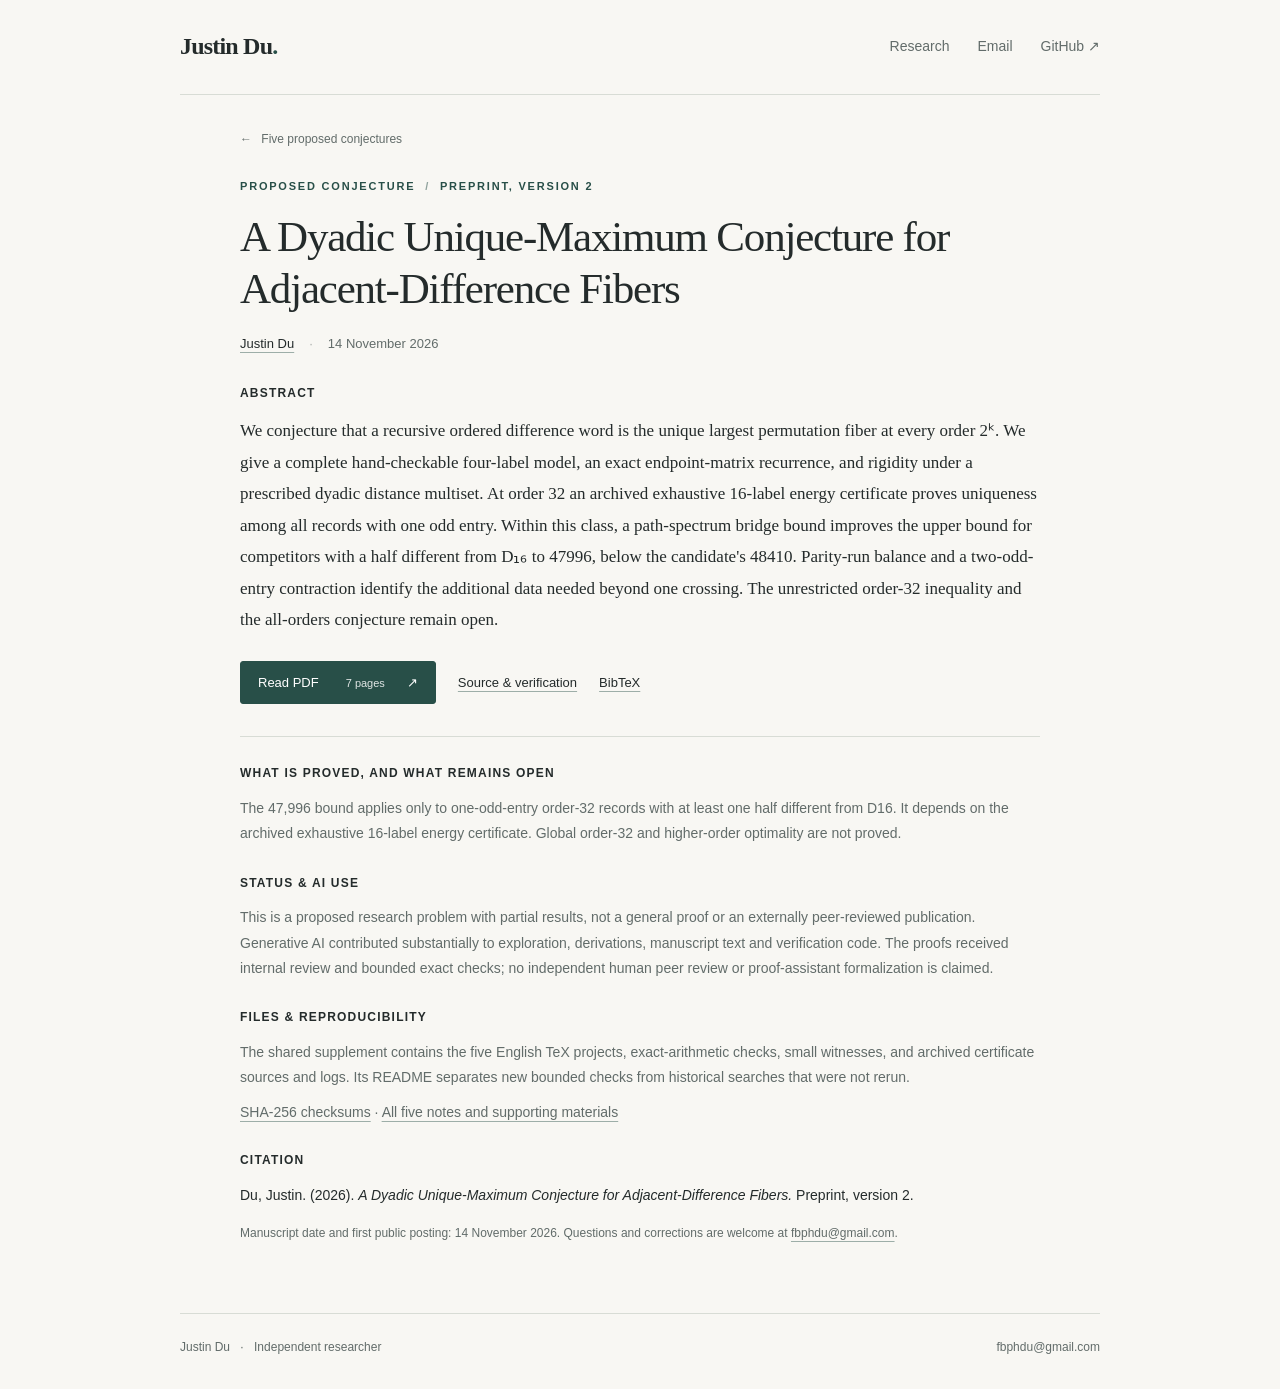
<file: papers/conjectures/dyadic-unique-maximum/index.html>
<!doctype html>
<html lang="en">
<head>
  <meta charset="utf-8">
  <meta name="viewport" content="width=device-width, initial-scale=1">
  <title>A Dyadic Unique-Maximum Conjecture for Adjacent-Difference Fibers | Justin Du</title>
  <meta name="description" content="A recursively defined record is conjectured to be uniquely optimal at every power of two. A spectral bound strengthens a restricted order-32 result; unrestricted order-32 optimality remains open.">
  <meta name="author" content="Justin Du">
  <meta name="robots" content="index,follow">
  <meta name="theme-color" content="#f8f7f3">
  <link rel="canonical" href="https://zdoorr.github.io/papers/conjectures/dyadic-unique-maximum/">
  <link rel="icon" href="/assets/favicon.svg" type="image/svg+xml">
  <link rel="stylesheet" href="/assets/style.css">
  <meta property="og:type" content="article">
  <meta property="og:title" content="A Dyadic Unique-Maximum Conjecture for Adjacent-Difference Fibers | Justin Du">
  <meta property="og:description" content="A recursively defined record is conjectured to be uniquely optimal at every power of two. A spectral bound strengthens a restricted order-32 result; unrestricted order-32 optimality remains open.">
  <meta property="og:url" content="https://zdoorr.github.io/papers/conjectures/dyadic-unique-maximum/">
  <meta property="og:site_name" content="Justin Du">
  <meta name="twitter:card" content="summary">
  <meta name="citation_title" content="A Dyadic Unique-Maximum Conjecture for Adjacent-Difference Fibers">
  <meta name="citation_author" content="Justin Du">
  <meta name="citation_publication_date" content="2026/11/14">
  <meta name="citation_online_date" content="2026/11/14">
  <meta name="citation_language" content="en">
  <meta name="citation_pdf_url" content="https://zdoorr.github.io/papers/conjectures/dyadic-unique-maximum/Justin_Du_Dyadic_Unique_Maximum_preprint_v2.pdf">
  <meta name="citation_abstract_html_url" content="https://zdoorr.github.io/papers/conjectures/dyadic-unique-maximum/">
  <meta property="article:published_time" content="2026-11-14">
  <script type="application/ld+json">{"@context": "https://schema.org", "@type": "ScholarlyArticle", "@id": "https://zdoorr.github.io/papers/conjectures/dyadic-unique-maximum/#paper", "headline": "A Dyadic Unique-Maximum Conjecture for Adjacent-Difference Fibers", "name": "A Dyadic Unique-Maximum Conjecture for Adjacent-Difference Fibers", "url": "https://zdoorr.github.io/papers/conjectures/dyadic-unique-maximum/", "mainEntityOfPage": "https://zdoorr.github.io/papers/conjectures/dyadic-unique-maximum/", "author": {"@type": "Person", "@id": "https://zdoorr.github.io/#person", "name": "Justin Du", "url": "https://zdoorr.github.io/"}, "datePublished": "2026-11-14", "dateModified": "2026-11-14", "inLanguage": "en", "creativeWorkStatus": "Preprint", "isAccessibleForFree": true, "abstract": "We conjecture that a recursive ordered difference word is the unique largest permutation fiber at every order 2ᵏ. We give a complete hand-checkable four-label model, an exact endpoint-matrix recurrence, and rigidity under a prescribed dyadic distance multiset. At order 32 an archived exhaustive 16-label energy certificate proves uniqueness among all records with one odd entry. Within this class, a path-spectrum bridge bound improves the upper bound for competitors with a half different from D₁₆ to 47996, below the candidate's 48410. Parity-run balance and a two-odd-entry contraction identify the additional data needed beyond one crossing. The unrestricted order-32 inequality and the all-orders conjecture remain open.", "version": "2", "encoding": {"@type": "MediaObject", "contentUrl": "https://zdoorr.github.io/papers/conjectures/dyadic-unique-maximum/Justin_Du_Dyadic_Unique_Maximum_preprint_v2.pdf", "encodingFormat": "application/pdf"}}</script>
</head>
<body class="paper-page">
  <a class="skip-link" href="#main">Skip to content</a>
  <header class="site-header shell">
    <a class="wordmark" href="/" aria-label="Justin Du home">Justin Du<span class="wordmark-dot" aria-hidden="true">.</span></a>
    <nav aria-label="Main navigation">
      <a href="/#research">Research</a>
      <a href="mailto:fbphdu@gmail.com">Email</a>
      <a href="https://github.com/zdoorr" rel="me">GitHub <span aria-hidden="true">↗</span></a>
    </nav>
  </header>
  <main id="main" class="shell paper-main">
    <a class="back-link" href="/#conjectures"><span aria-hidden="true">←</span> Five proposed conjectures</a>
    <article aria-labelledby="paper-title">
      <header class="article-header">
        <p class="eyebrow">Proposed conjecture <span aria-hidden="true">/</span> Preprint, version 2</p>
        <h1 id="paper-title">A Dyadic Unique-Maximum Conjecture for Adjacent-Difference Fibers</h1>
        <p class="article-byline"><a href="/" rel="author">Justin Du</a><span aria-hidden="true">·</span><time datetime="2026-11-14">14 November 2026</time></p>
      </header>
      <section class="abstract" aria-labelledby="abstract-heading">
        <h2 id="abstract-heading">Abstract</h2>
        <p>We conjecture that a recursive ordered difference word is the unique largest permutation fiber at every order 2ᵏ. We give a complete hand-checkable four-label model, an exact endpoint-matrix recurrence, and rigidity under a prescribed dyadic distance multiset. At order 32 an archived exhaustive 16-label energy certificate proves uniqueness among all records with one odd entry. Within this class, a path-spectrum bridge bound improves the upper bound for competitors with a half different from D₁₆ to 47996, below the candidate&#x27;s 48410. Parity-run balance and a two-odd-entry contraction identify the additional data needed beyond one crossing. The unrestricted order-32 inequality and the all-orders conjecture remain open.</p>
      </section>
      <nav class="download-links" aria-label="Paper downloads">
        <a class="button" href="./Justin_Du_Dyadic_Unique_Maximum_preprint_v2.pdf">Read PDF <span class="file-detail">7 pages</span> <span aria-hidden="true">↗</span></a>
        <a class="resource-link" href="../Justin_Du_Five_Conjectures_v2_source_and_checks.zip">Source &amp; verification</a>
        <a class="resource-link" href="./citation.bib">BibTeX</a>
      </nav>
      <section class="paper-note" aria-labelledby="scope-heading">
        <h2 id="scope-heading">What is proved, and what remains open</h2>
        <p>The 47,996 bound applies only to one-odd-entry order-32 records with at least one half different from D16. It depends on the archived exhaustive 16-label energy certificate. Global order-32 and higher-order optimality are not proved.</p>
      </section>
      <section class="paper-note" aria-labelledby="status-heading">
        <h2 id="status-heading">Status &amp; AI use</h2>
        <p>This is a proposed research problem with partial results, not a general proof or an externally peer-reviewed publication. Generative AI contributed substantially to exploration, derivations, manuscript text and verification code. The proofs received internal review and bounded exact checks; no independent human peer review or proof-assistant formalization is claimed.</p>
      </section>
      <section class="paper-note release-record" aria-labelledby="files-heading">
        <h2 id="files-heading">Files &amp; reproducibility</h2>
        <p>The shared supplement contains the five English TeX projects, exact-arithmetic checks, small witnesses, and archived certificate sources and logs. Its README separates new bounded checks from historical searches that were not rerun.</p>
        <p><a href="../checksums.txt">SHA-256 checksums</a> · <a href="../">All five notes and supporting materials</a></p>
      </section>
      <section class="citation-section" aria-labelledby="citation-heading">
        <h2 id="citation-heading">Citation</h2>
        <p class="citation-text">Du, Justin. (2026). <cite>A Dyadic Unique-Maximum Conjecture for Adjacent-Difference Fibers.</cite> Preprint, version 2.</p>
        <p class="version-note">Manuscript date and first public posting: 14 November 2026. Questions and corrections are welcome at <a href="mailto:fbphdu@gmail.com">fbphdu@gmail.com</a>.</p>
      </section>
    </article>
  </main>
  <footer class="site-footer shell">
    <p>Justin Du <span aria-hidden="true">·</span> Independent researcher</p>
    <a href="mailto:fbphdu@gmail.com">fbphdu@gmail.com</a>
  </footer>
</body>
</html>
</file>
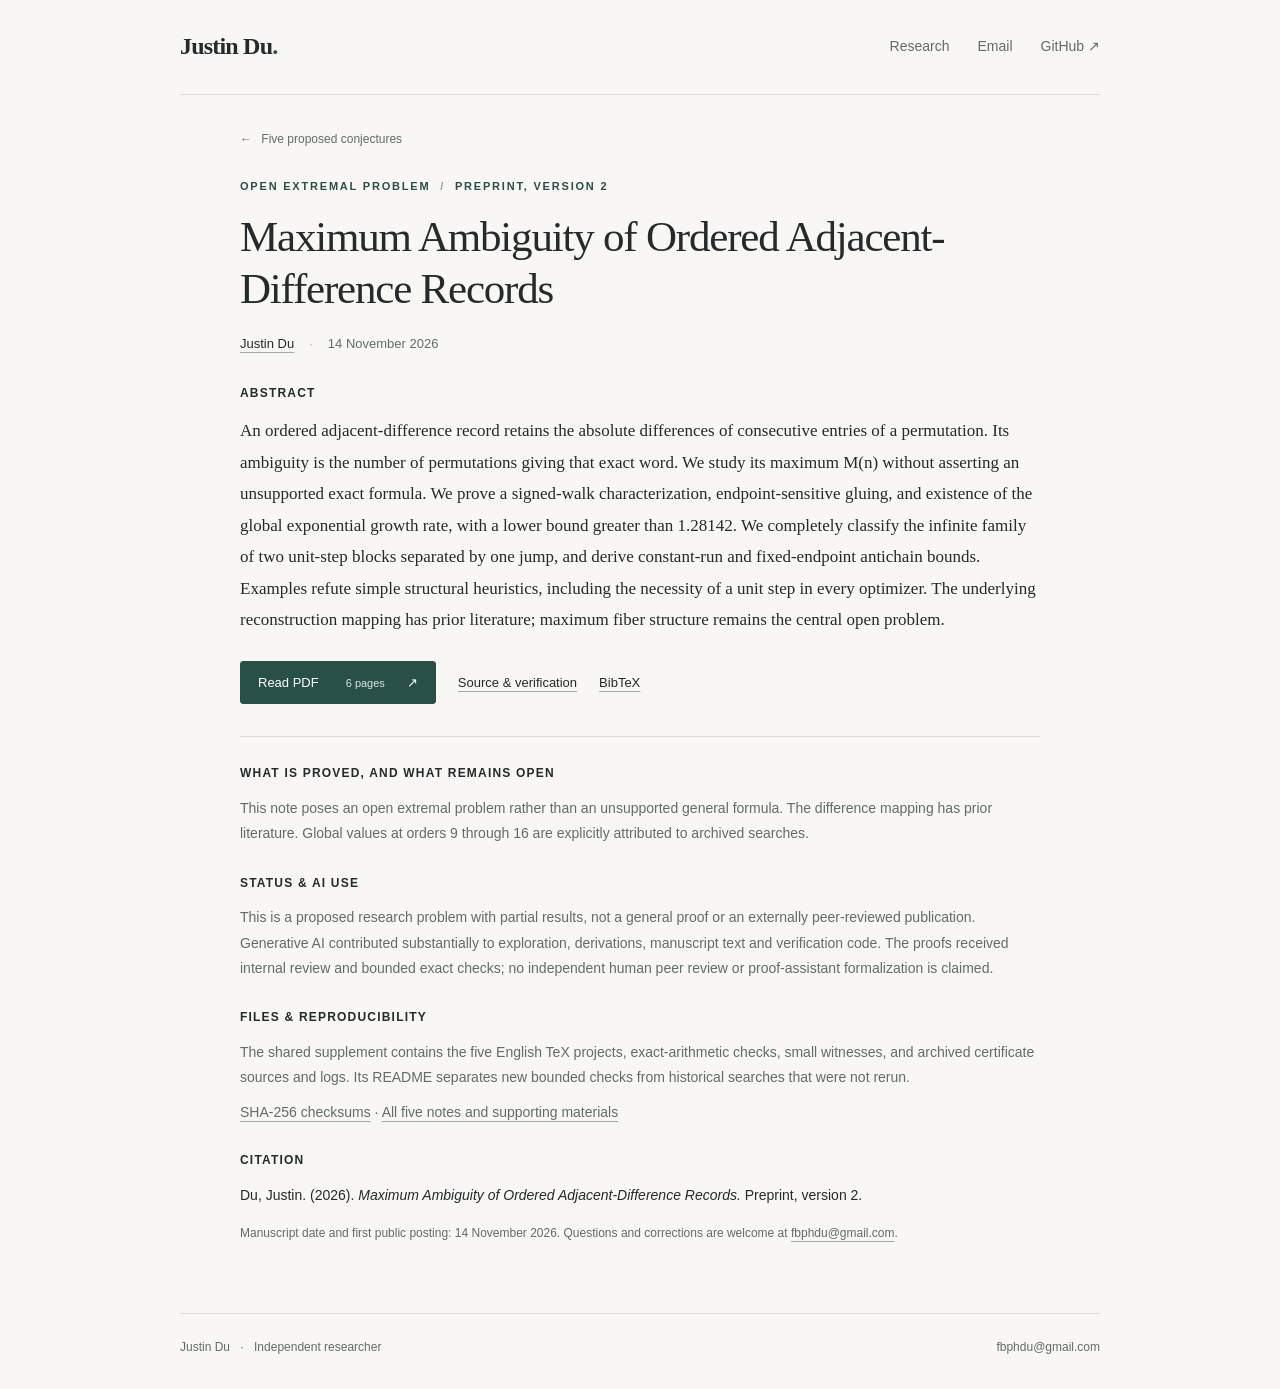
<file: papers/conjectures/maximum-difference-record-ambiguity/index.html>
<!doctype html>
<html lang="en">
<head>
  <meta charset="utf-8">
  <meta name="viewport" content="width=device-width, initial-scale=1">
  <title>Maximum Ambiguity of Ordered Adjacent-Difference Records | Justin Du</title>
  <meta name="description" content="How many permutations can share one ordered adjacent-difference record? Growth-rate existence, endpoint bounds, and a completely solved infinite local family frame the open extremal problem.">
  <meta name="author" content="Justin Du">
  <meta name="robots" content="index,follow">
  <meta name="theme-color" content="#f8f7f3">
  <link rel="canonical" href="https://zdoorr.github.io/papers/conjectures/maximum-difference-record-ambiguity/">
  <link rel="icon" href="/assets/favicon.svg" type="image/svg+xml">
  <link rel="stylesheet" href="/assets/style.css">
  <meta property="og:type" content="article">
  <meta property="og:title" content="Maximum Ambiguity of Ordered Adjacent-Difference Records | Justin Du">
  <meta property="og:description" content="How many permutations can share one ordered adjacent-difference record? Growth-rate existence, endpoint bounds, and a completely solved infinite local family frame the open extremal problem.">
  <meta property="og:url" content="https://zdoorr.github.io/papers/conjectures/maximum-difference-record-ambiguity/">
  <meta property="og:site_name" content="Justin Du">
  <meta name="twitter:card" content="summary">
  <meta name="citation_title" content="Maximum Ambiguity of Ordered Adjacent-Difference Records">
  <meta name="citation_author" content="Justin Du">
  <meta name="citation_publication_date" content="2026/11/14">
  <meta name="citation_online_date" content="2026/11/14">
  <meta name="citation_language" content="en">
  <meta name="citation_pdf_url" content="https://zdoorr.github.io/papers/conjectures/maximum-difference-record-ambiguity/Justin_Du_Maximum_Difference_Record_Ambiguity_preprint_v2.pdf">
  <meta name="citation_abstract_html_url" content="https://zdoorr.github.io/papers/conjectures/maximum-difference-record-ambiguity/">
  <meta property="article:published_time" content="2026-11-14">
  <script type="application/ld+json">{"@context": "https://schema.org", "@type": "ScholarlyArticle", "@id": "https://zdoorr.github.io/papers/conjectures/maximum-difference-record-ambiguity/#paper", "headline": "Maximum Ambiguity of Ordered Adjacent-Difference Records", "name": "Maximum Ambiguity of Ordered Adjacent-Difference Records", "url": "https://zdoorr.github.io/papers/conjectures/maximum-difference-record-ambiguity/", "mainEntityOfPage": "https://zdoorr.github.io/papers/conjectures/maximum-difference-record-ambiguity/", "author": {"@type": "Person", "@id": "https://zdoorr.github.io/#person", "name": "Justin Du", "url": "https://zdoorr.github.io/"}, "datePublished": "2026-11-14", "dateModified": "2026-11-14", "inLanguage": "en", "creativeWorkStatus": "Preprint", "isAccessibleForFree": true, "abstract": "An ordered adjacent-difference record retains the absolute differences of consecutive entries of a permutation. Its ambiguity is the number of permutations giving that exact word. We study its maximum M(n) without asserting an unsupported exact formula. We prove a signed-walk characterization, endpoint-sensitive gluing, and existence of the global exponential growth rate, with a lower bound greater than 1.28142. We completely classify the infinite family of two unit-step blocks separated by one jump, and derive constant-run and fixed-endpoint antichain bounds. Examples refute simple structural heuristics, including the necessity of a unit step in every optimizer. The underlying reconstruction mapping has prior literature; maximum fiber structure remains the central open problem.", "version": "2", "encoding": {"@type": "MediaObject", "contentUrl": "https://zdoorr.github.io/papers/conjectures/maximum-difference-record-ambiguity/Justin_Du_Maximum_Difference_Record_Ambiguity_preprint_v2.pdf", "encodingFormat": "application/pdf"}}</script>
</head>
<body class="paper-page">
  <a class="skip-link" href="#main">Skip to content</a>
  <header class="site-header shell">
    <a class="wordmark" href="/" aria-label="Justin Du home">Justin Du<span class="wordmark-dot" aria-hidden="true">.</span></a>
    <nav aria-label="Main navigation">
      <a href="/#research">Research</a>
      <a href="mailto:fbphdu@gmail.com">Email</a>
      <a href="https://github.com/zdoorr" rel="me">GitHub <span aria-hidden="true">↗</span></a>
    </nav>
  </header>
  <main id="main" class="shell paper-main">
    <a class="back-link" href="/#conjectures"><span aria-hidden="true">←</span> Five proposed conjectures</a>
    <article aria-labelledby="paper-title">
      <header class="article-header">
        <p class="eyebrow">Open extremal problem <span aria-hidden="true">/</span> Preprint, version 2</p>
        <h1 id="paper-title">Maximum Ambiguity of Ordered Adjacent-Difference Records</h1>
        <p class="article-byline"><a href="/" rel="author">Justin Du</a><span aria-hidden="true">·</span><time datetime="2026-11-14">14 November 2026</time></p>
      </header>
      <section class="abstract" aria-labelledby="abstract-heading">
        <h2 id="abstract-heading">Abstract</h2>
        <p>An ordered adjacent-difference record retains the absolute differences of consecutive entries of a permutation. Its ambiguity is the number of permutations giving that exact word. We study its maximum M(n) without asserting an unsupported exact formula. We prove a signed-walk characterization, endpoint-sensitive gluing, and existence of the global exponential growth rate, with a lower bound greater than 1.28142. We completely classify the infinite family of two unit-step blocks separated by one jump, and derive constant-run and fixed-endpoint antichain bounds. Examples refute simple structural heuristics, including the necessity of a unit step in every optimizer. The underlying reconstruction mapping has prior literature; maximum fiber structure remains the central open problem.</p>
      </section>
      <nav class="download-links" aria-label="Paper downloads">
        <a class="button" href="./Justin_Du_Maximum_Difference_Record_Ambiguity_preprint_v2.pdf">Read PDF <span class="file-detail">6 pages</span> <span aria-hidden="true">↗</span></a>
        <a class="resource-link" href="../Justin_Du_Five_Conjectures_v2_source_and_checks.zip">Source &amp; verification</a>
        <a class="resource-link" href="./citation.bib">BibTeX</a>
      </nav>
      <section class="paper-note" aria-labelledby="scope-heading">
        <h2 id="scope-heading">What is proved, and what remains open</h2>
        <p>This note poses an open extremal problem rather than an unsupported general formula. The difference mapping has prior literature. Global values at orders 9 through 16 are explicitly attributed to archived searches.</p>
      </section>
      <section class="paper-note" aria-labelledby="status-heading">
        <h2 id="status-heading">Status &amp; AI use</h2>
        <p>This is a proposed research problem with partial results, not a general proof or an externally peer-reviewed publication. Generative AI contributed substantially to exploration, derivations, manuscript text and verification code. The proofs received internal review and bounded exact checks; no independent human peer review or proof-assistant formalization is claimed.</p>
      </section>
      <section class="paper-note release-record" aria-labelledby="files-heading">
        <h2 id="files-heading">Files &amp; reproducibility</h2>
        <p>The shared supplement contains the five English TeX projects, exact-arithmetic checks, small witnesses, and archived certificate sources and logs. Its README separates new bounded checks from historical searches that were not rerun.</p>
        <p><a href="../checksums.txt">SHA-256 checksums</a> · <a href="../">All five notes and supporting materials</a></p>
      </section>
      <section class="citation-section" aria-labelledby="citation-heading">
        <h2 id="citation-heading">Citation</h2>
        <p class="citation-text">Du, Justin. (2026). <cite>Maximum Ambiguity of Ordered Adjacent-Difference Records.</cite> Preprint, version 2.</p>
        <p class="version-note">Manuscript date and first public posting: 14 November 2026. Questions and corrections are welcome at <a href="mailto:fbphdu@gmail.com">fbphdu@gmail.com</a>.</p>
      </section>
    </article>
  </main>
  <footer class="site-footer shell">
    <p>Justin Du <span aria-hidden="true">·</span> Independent researcher</p>
    <a href="mailto:fbphdu@gmail.com">fbphdu@gmail.com</a>
  </footer>
</body>
</html>
</file>
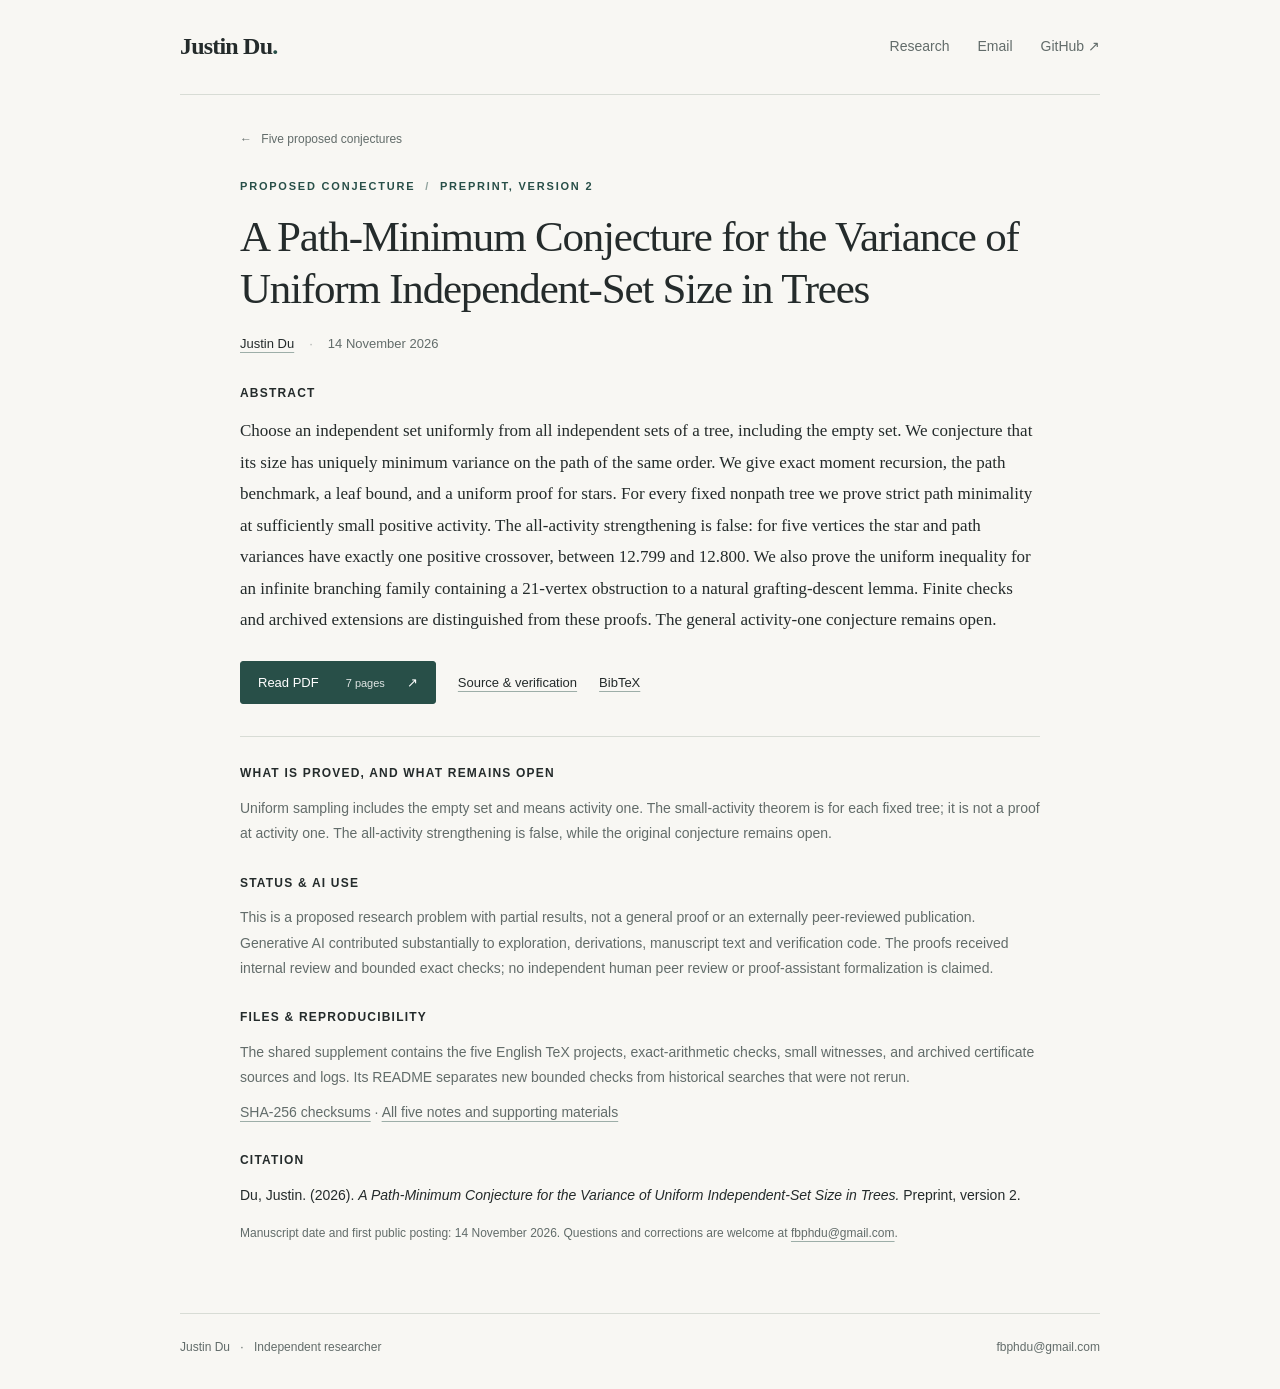
<file: papers/conjectures/path-minimum-variance/index.html>
<!doctype html>
<html lang="en">
<head>
  <meta charset="utf-8">
  <meta name="viewport" content="width=device-width, initial-scale=1">
  <title>A Path-Minimum Conjecture for the Variance of Uniform Independent-Set Size in Trees | Justin Du</title>
  <meta name="description" content="Does the path minimize the variance of uniform independent-set size among trees? Local activity comparisons and an infinite branching-family theorem clarify the still-open activity-one question.">
  <meta name="author" content="Justin Du">
  <meta name="robots" content="index,follow">
  <meta name="theme-color" content="#f8f7f3">
  <link rel="canonical" href="https://zdoorr.github.io/papers/conjectures/path-minimum-variance/">
  <link rel="icon" href="/assets/favicon.svg" type="image/svg+xml">
  <link rel="stylesheet" href="/assets/style.css">
  <meta property="og:type" content="article">
  <meta property="og:title" content="A Path-Minimum Conjecture for the Variance of Uniform Independent-Set Size in Trees | Justin Du">
  <meta property="og:description" content="Does the path minimize the variance of uniform independent-set size among trees? Local activity comparisons and an infinite branching-family theorem clarify the still-open activity-one question.">
  <meta property="og:url" content="https://zdoorr.github.io/papers/conjectures/path-minimum-variance/">
  <meta property="og:site_name" content="Justin Du">
  <meta name="twitter:card" content="summary">
  <meta name="citation_title" content="A Path-Minimum Conjecture for the Variance of Uniform Independent-Set Size in Trees">
  <meta name="citation_author" content="Justin Du">
  <meta name="citation_publication_date" content="2026/11/14">
  <meta name="citation_online_date" content="2026/11/14">
  <meta name="citation_language" content="en">
  <meta name="citation_pdf_url" content="https://zdoorr.github.io/papers/conjectures/path-minimum-variance/Justin_Du_Path_Minimum_Variance_preprint_v2.pdf">
  <meta name="citation_abstract_html_url" content="https://zdoorr.github.io/papers/conjectures/path-minimum-variance/">
  <meta property="article:published_time" content="2026-11-14">
  <script type="application/ld+json">{"@context": "https://schema.org", "@type": "ScholarlyArticle", "@id": "https://zdoorr.github.io/papers/conjectures/path-minimum-variance/#paper", "headline": "A Path-Minimum Conjecture for the Variance of Uniform Independent-Set Size in Trees", "name": "A Path-Minimum Conjecture for the Variance of Uniform Independent-Set Size in Trees", "url": "https://zdoorr.github.io/papers/conjectures/path-minimum-variance/", "mainEntityOfPage": "https://zdoorr.github.io/papers/conjectures/path-minimum-variance/", "author": {"@type": "Person", "@id": "https://zdoorr.github.io/#person", "name": "Justin Du", "url": "https://zdoorr.github.io/"}, "datePublished": "2026-11-14", "dateModified": "2026-11-14", "inLanguage": "en", "creativeWorkStatus": "Preprint", "isAccessibleForFree": true, "abstract": "Choose an independent set uniformly from all independent sets of a tree, including the empty set. We conjecture that its size has uniquely minimum variance on the path of the same order. We give exact moment recursion, the path benchmark, a leaf bound, and a uniform proof for stars. For every fixed nonpath tree we prove strict path minimality at sufficiently small positive activity. The all-activity strengthening is false: for five vertices the star and path variances have exactly one positive crossover, between 12.799 and 12.800. We also prove the uniform inequality for an infinite branching family containing a 21-vertex obstruction to a natural grafting-descent lemma. Finite checks and archived extensions are distinguished from these proofs. The general activity-one conjecture remains open.", "version": "2", "encoding": {"@type": "MediaObject", "contentUrl": "https://zdoorr.github.io/papers/conjectures/path-minimum-variance/Justin_Du_Path_Minimum_Variance_preprint_v2.pdf", "encodingFormat": "application/pdf"}}</script>
</head>
<body class="paper-page">
  <a class="skip-link" href="#main">Skip to content</a>
  <header class="site-header shell">
    <a class="wordmark" href="/" aria-label="Justin Du home">Justin Du<span class="wordmark-dot" aria-hidden="true">.</span></a>
    <nav aria-label="Main navigation">
      <a href="/#research">Research</a>
      <a href="mailto:fbphdu@gmail.com">Email</a>
      <a href="https://github.com/zdoorr" rel="me">GitHub <span aria-hidden="true">↗</span></a>
    </nav>
  </header>
  <main id="main" class="shell paper-main">
    <a class="back-link" href="/#conjectures"><span aria-hidden="true">←</span> Five proposed conjectures</a>
    <article aria-labelledby="paper-title">
      <header class="article-header">
        <p class="eyebrow">Proposed conjecture <span aria-hidden="true">/</span> Preprint, version 2</p>
        <h1 id="paper-title">A Path-Minimum Conjecture for the Variance of Uniform Independent-Set Size in Trees</h1>
        <p class="article-byline"><a href="/" rel="author">Justin Du</a><span aria-hidden="true">·</span><time datetime="2026-11-14">14 November 2026</time></p>
      </header>
      <section class="abstract" aria-labelledby="abstract-heading">
        <h2 id="abstract-heading">Abstract</h2>
        <p>Choose an independent set uniformly from all independent sets of a tree, including the empty set. We conjecture that its size has uniquely minimum variance on the path of the same order. We give exact moment recursion, the path benchmark, a leaf bound, and a uniform proof for stars. For every fixed nonpath tree we prove strict path minimality at sufficiently small positive activity. The all-activity strengthening is false: for five vertices the star and path variances have exactly one positive crossover, between 12.799 and 12.800. We also prove the uniform inequality for an infinite branching family containing a 21-vertex obstruction to a natural grafting-descent lemma. Finite checks and archived extensions are distinguished from these proofs. The general activity-one conjecture remains open.</p>
      </section>
      <nav class="download-links" aria-label="Paper downloads">
        <a class="button" href="./Justin_Du_Path_Minimum_Variance_preprint_v2.pdf">Read PDF <span class="file-detail">7 pages</span> <span aria-hidden="true">↗</span></a>
        <a class="resource-link" href="../Justin_Du_Five_Conjectures_v2_source_and_checks.zip">Source &amp; verification</a>
        <a class="resource-link" href="./citation.bib">BibTeX</a>
      </nav>
      <section class="paper-note" aria-labelledby="scope-heading">
        <h2 id="scope-heading">What is proved, and what remains open</h2>
        <p>Uniform sampling includes the empty set and means activity one. The small-activity theorem is for each fixed tree; it is not a proof at activity one. The all-activity strengthening is false, while the original conjecture remains open.</p>
      </section>
      <section class="paper-note" aria-labelledby="status-heading">
        <h2 id="status-heading">Status &amp; AI use</h2>
        <p>This is a proposed research problem with partial results, not a general proof or an externally peer-reviewed publication. Generative AI contributed substantially to exploration, derivations, manuscript text and verification code. The proofs received internal review and bounded exact checks; no independent human peer review or proof-assistant formalization is claimed.</p>
      </section>
      <section class="paper-note release-record" aria-labelledby="files-heading">
        <h2 id="files-heading">Files &amp; reproducibility</h2>
        <p>The shared supplement contains the five English TeX projects, exact-arithmetic checks, small witnesses, and archived certificate sources and logs. Its README separates new bounded checks from historical searches that were not rerun.</p>
        <p><a href="../checksums.txt">SHA-256 checksums</a> · <a href="../">All five notes and supporting materials</a></p>
      </section>
      <section class="citation-section" aria-labelledby="citation-heading">
        <h2 id="citation-heading">Citation</h2>
        <p class="citation-text">Du, Justin. (2026). <cite>A Path-Minimum Conjecture for the Variance of Uniform Independent-Set Size in Trees.</cite> Preprint, version 2.</p>
        <p class="version-note">Manuscript date and first public posting: 14 November 2026. Questions and corrections are welcome at <a href="mailto:fbphdu@gmail.com">fbphdu@gmail.com</a>.</p>
      </section>
    </article>
  </main>
  <footer class="site-footer shell">
    <p>Justin Du <span aria-hidden="true">·</span> Independent researcher</p>
    <a href="mailto:fbphdu@gmail.com">fbphdu@gmail.com</a>
  </footer>
</body>
</html>
</file>
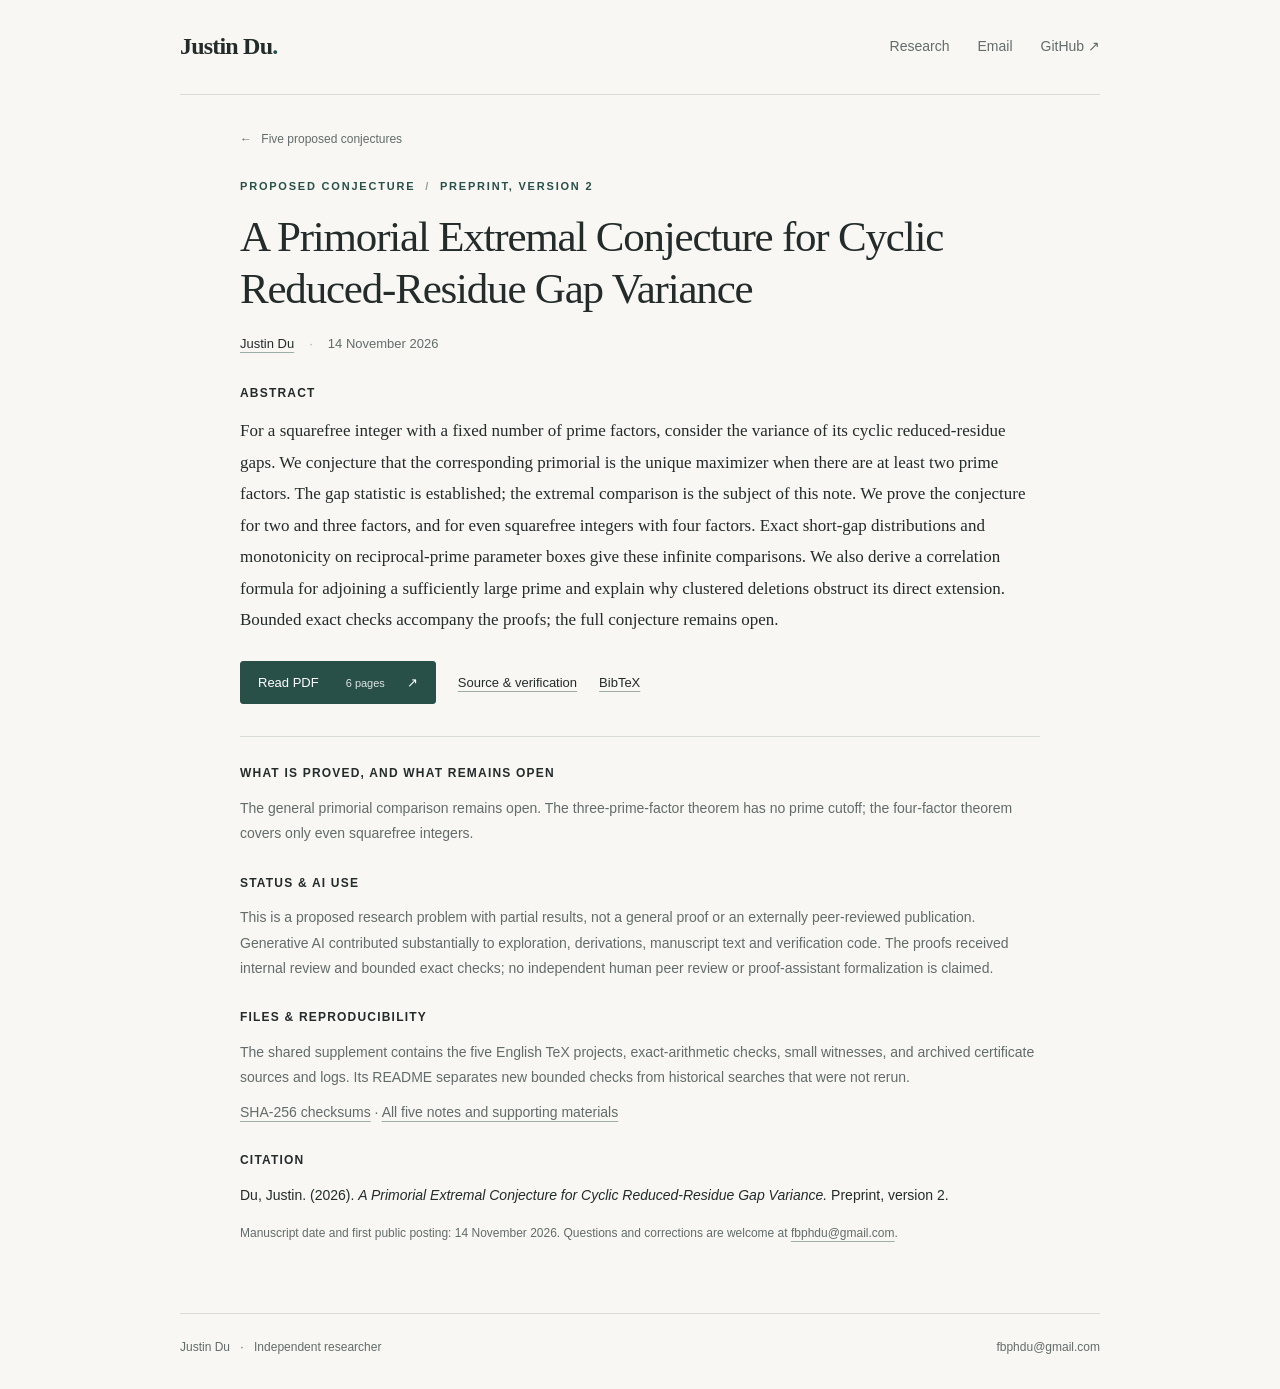
<file: papers/conjectures/primorial-gap-variance/index.html>
<!doctype html>
<html lang="en">
<head>
  <meta charset="utf-8">
  <meta name="viewport" content="width=device-width, initial-scale=1">
  <title>A Primorial Extremal Conjecture for Cyclic Reduced-Residue Gap Variance | Justin Du</title>
  <meta name="description" content="A primorial extremum for cyclic reduced-residue gap variance. Complete proofs cover two and three prime factors, and the even four-factor class.">
  <meta name="author" content="Justin Du">
  <meta name="robots" content="index,follow">
  <meta name="theme-color" content="#f8f7f3">
  <link rel="canonical" href="https://zdoorr.github.io/papers/conjectures/primorial-gap-variance/">
  <link rel="icon" href="/assets/favicon.svg" type="image/svg+xml">
  <link rel="stylesheet" href="/assets/style.css">
  <meta property="og:type" content="article">
  <meta property="og:title" content="A Primorial Extremal Conjecture for Cyclic Reduced-Residue Gap Variance | Justin Du">
  <meta property="og:description" content="A primorial extremum for cyclic reduced-residue gap variance. Complete proofs cover two and three prime factors, and the even four-factor class.">
  <meta property="og:url" content="https://zdoorr.github.io/papers/conjectures/primorial-gap-variance/">
  <meta property="og:site_name" content="Justin Du">
  <meta name="twitter:card" content="summary">
  <meta name="citation_title" content="A Primorial Extremal Conjecture for Cyclic Reduced-Residue Gap Variance">
  <meta name="citation_author" content="Justin Du">
  <meta name="citation_publication_date" content="2026/11/14">
  <meta name="citation_online_date" content="2026/11/14">
  <meta name="citation_language" content="en">
  <meta name="citation_pdf_url" content="https://zdoorr.github.io/papers/conjectures/primorial-gap-variance/Justin_Du_Primorial_Gap_Variance_preprint_v2.pdf">
  <meta name="citation_abstract_html_url" content="https://zdoorr.github.io/papers/conjectures/primorial-gap-variance/">
  <meta property="article:published_time" content="2026-11-14">
  <script type="application/ld+json">{"@context": "https://schema.org", "@type": "ScholarlyArticle", "@id": "https://zdoorr.github.io/papers/conjectures/primorial-gap-variance/#paper", "headline": "A Primorial Extremal Conjecture for Cyclic Reduced-Residue Gap Variance", "name": "A Primorial Extremal Conjecture for Cyclic Reduced-Residue Gap Variance", "url": "https://zdoorr.github.io/papers/conjectures/primorial-gap-variance/", "mainEntityOfPage": "https://zdoorr.github.io/papers/conjectures/primorial-gap-variance/", "author": {"@type": "Person", "@id": "https://zdoorr.github.io/#person", "name": "Justin Du", "url": "https://zdoorr.github.io/"}, "datePublished": "2026-11-14", "dateModified": "2026-11-14", "inLanguage": "en", "creativeWorkStatus": "Preprint", "isAccessibleForFree": true, "abstract": "For a squarefree integer with a fixed number of prime factors, consider the variance of its cyclic reduced-residue gaps. We conjecture that the corresponding primorial is the unique maximizer when there are at least two prime factors. The gap statistic is established; the extremal comparison is the subject of this note. We prove the conjecture for two and three factors, and for even squarefree integers with four factors. Exact short-gap distributions and monotonicity on reciprocal-prime parameter boxes give these infinite comparisons. We also derive a correlation formula for adjoining a sufficiently large prime and explain why clustered deletions obstruct its direct extension. Bounded exact checks accompany the proofs; the full conjecture remains open.", "version": "2", "encoding": {"@type": "MediaObject", "contentUrl": "https://zdoorr.github.io/papers/conjectures/primorial-gap-variance/Justin_Du_Primorial_Gap_Variance_preprint_v2.pdf", "encodingFormat": "application/pdf"}}</script>
</head>
<body class="paper-page">
  <a class="skip-link" href="#main">Skip to content</a>
  <header class="site-header shell">
    <a class="wordmark" href="/" aria-label="Justin Du home">Justin Du<span class="wordmark-dot" aria-hidden="true">.</span></a>
    <nav aria-label="Main navigation">
      <a href="/#research">Research</a>
      <a href="mailto:fbphdu@gmail.com">Email</a>
      <a href="https://github.com/zdoorr" rel="me">GitHub <span aria-hidden="true">↗</span></a>
    </nav>
  </header>
  <main id="main" class="shell paper-main">
    <a class="back-link" href="/#conjectures"><span aria-hidden="true">←</span> Five proposed conjectures</a>
    <article aria-labelledby="paper-title">
      <header class="article-header">
        <p class="eyebrow">Proposed conjecture <span aria-hidden="true">/</span> Preprint, version 2</p>
        <h1 id="paper-title">A Primorial Extremal Conjecture for Cyclic Reduced-Residue Gap Variance</h1>
        <p class="article-byline"><a href="/" rel="author">Justin Du</a><span aria-hidden="true">·</span><time datetime="2026-11-14">14 November 2026</time></p>
      </header>
      <section class="abstract" aria-labelledby="abstract-heading">
        <h2 id="abstract-heading">Abstract</h2>
        <p>For a squarefree integer with a fixed number of prime factors, consider the variance of its cyclic reduced-residue gaps. We conjecture that the corresponding primorial is the unique maximizer when there are at least two prime factors. The gap statistic is established; the extremal comparison is the subject of this note. We prove the conjecture for two and three factors, and for even squarefree integers with four factors. Exact short-gap distributions and monotonicity on reciprocal-prime parameter boxes give these infinite comparisons. We also derive a correlation formula for adjoining a sufficiently large prime and explain why clustered deletions obstruct its direct extension. Bounded exact checks accompany the proofs; the full conjecture remains open.</p>
      </section>
      <nav class="download-links" aria-label="Paper downloads">
        <a class="button" href="./Justin_Du_Primorial_Gap_Variance_preprint_v2.pdf">Read PDF <span class="file-detail">6 pages</span> <span aria-hidden="true">↗</span></a>
        <a class="resource-link" href="../Justin_Du_Five_Conjectures_v2_source_and_checks.zip">Source &amp; verification</a>
        <a class="resource-link" href="./citation.bib">BibTeX</a>
      </nav>
      <section class="paper-note" aria-labelledby="scope-heading">
        <h2 id="scope-heading">What is proved, and what remains open</h2>
        <p>The general primorial comparison remains open. The three-prime-factor theorem has no prime cutoff; the four-factor theorem covers only even squarefree integers.</p>
      </section>
      <section class="paper-note" aria-labelledby="status-heading">
        <h2 id="status-heading">Status &amp; AI use</h2>
        <p>This is a proposed research problem with partial results, not a general proof or an externally peer-reviewed publication. Generative AI contributed substantially to exploration, derivations, manuscript text and verification code. The proofs received internal review and bounded exact checks; no independent human peer review or proof-assistant formalization is claimed.</p>
      </section>
      <section class="paper-note release-record" aria-labelledby="files-heading">
        <h2 id="files-heading">Files &amp; reproducibility</h2>
        <p>The shared supplement contains the five English TeX projects, exact-arithmetic checks, small witnesses, and archived certificate sources and logs. Its README separates new bounded checks from historical searches that were not rerun.</p>
        <p><a href="../checksums.txt">SHA-256 checksums</a> · <a href="../">All five notes and supporting materials</a></p>
      </section>
      <section class="citation-section" aria-labelledby="citation-heading">
        <h2 id="citation-heading">Citation</h2>
        <p class="citation-text">Du, Justin. (2026). <cite>A Primorial Extremal Conjecture for Cyclic Reduced-Residue Gap Variance.</cite> Preprint, version 2.</p>
        <p class="version-note">Manuscript date and first public posting: 14 November 2026. Questions and corrections are welcome at <a href="mailto:fbphdu@gmail.com">fbphdu@gmail.com</a>.</p>
      </section>
    </article>
  </main>
  <footer class="site-footer shell">
    <p>Justin Du <span aria-hidden="true">·</span> Independent researcher</p>
    <a href="mailto:fbphdu@gmail.com">fbphdu@gmail.com</a>
  </footer>
</body>
</html>
</file>
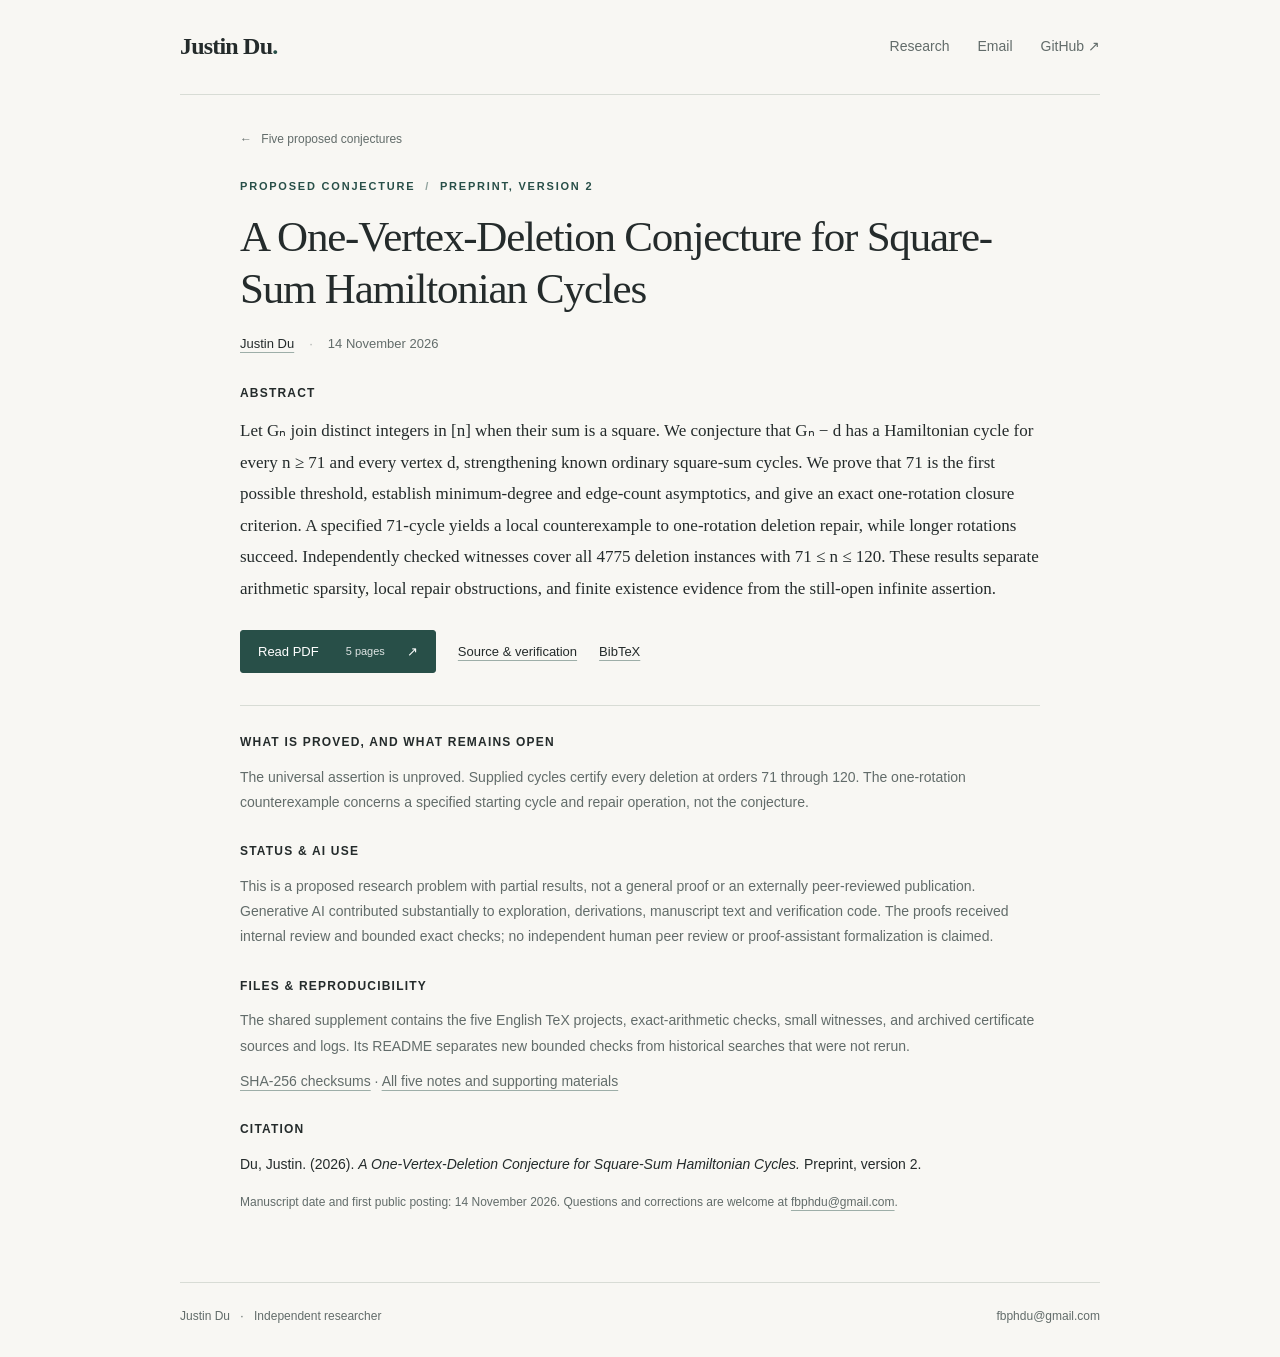
<file: papers/conjectures/square-sum-vertex-deletion/index.html>
<!doctype html>
<html lang="en">
<head>
  <meta charset="utf-8">
  <meta name="viewport" content="width=device-width, initial-scale=1">
  <title>A One-Vertex-Deletion Conjecture for Square-Sum Hamiltonian Cycles | Justin Du</title>
  <meta name="description" content="Can every square-sum graph of order at least 71 retain a Hamiltonian cycle after any one vertex is deleted? Exact graph estimates and local repair obstructions accompany finite certificates.">
  <meta name="author" content="Justin Du">
  <meta name="robots" content="index,follow">
  <meta name="theme-color" content="#f8f7f3">
  <link rel="canonical" href="https://zdoorr.github.io/papers/conjectures/square-sum-vertex-deletion/">
  <link rel="icon" href="/assets/favicon.svg" type="image/svg+xml">
  <link rel="stylesheet" href="/assets/style.css">
  <meta property="og:type" content="article">
  <meta property="og:title" content="A One-Vertex-Deletion Conjecture for Square-Sum Hamiltonian Cycles | Justin Du">
  <meta property="og:description" content="Can every square-sum graph of order at least 71 retain a Hamiltonian cycle after any one vertex is deleted? Exact graph estimates and local repair obstructions accompany finite certificates.">
  <meta property="og:url" content="https://zdoorr.github.io/papers/conjectures/square-sum-vertex-deletion/">
  <meta property="og:site_name" content="Justin Du">
  <meta name="twitter:card" content="summary">
  <meta name="citation_title" content="A One-Vertex-Deletion Conjecture for Square-Sum Hamiltonian Cycles">
  <meta name="citation_author" content="Justin Du">
  <meta name="citation_publication_date" content="2026/11/14">
  <meta name="citation_online_date" content="2026/11/14">
  <meta name="citation_language" content="en">
  <meta name="citation_pdf_url" content="https://zdoorr.github.io/papers/conjectures/square-sum-vertex-deletion/Justin_Du_Square_Sum_Vertex_Deletion_preprint_v2.pdf">
  <meta name="citation_abstract_html_url" content="https://zdoorr.github.io/papers/conjectures/square-sum-vertex-deletion/">
  <meta property="article:published_time" content="2026-11-14">
  <script type="application/ld+json">{"@context": "https://schema.org", "@type": "ScholarlyArticle", "@id": "https://zdoorr.github.io/papers/conjectures/square-sum-vertex-deletion/#paper", "headline": "A One-Vertex-Deletion Conjecture for Square-Sum Hamiltonian Cycles", "name": "A One-Vertex-Deletion Conjecture for Square-Sum Hamiltonian Cycles", "url": "https://zdoorr.github.io/papers/conjectures/square-sum-vertex-deletion/", "mainEntityOfPage": "https://zdoorr.github.io/papers/conjectures/square-sum-vertex-deletion/", "author": {"@type": "Person", "@id": "https://zdoorr.github.io/#person", "name": "Justin Du", "url": "https://zdoorr.github.io/"}, "datePublished": "2026-11-14", "dateModified": "2026-11-14", "inLanguage": "en", "creativeWorkStatus": "Preprint", "isAccessibleForFree": true, "abstract": "Let Gₙ join distinct integers in [n] when their sum is a square. We conjecture that Gₙ − d has a Hamiltonian cycle for every n ≥ 71 and every vertex d, strengthening known ordinary square-sum cycles. We prove that 71 is the first possible threshold, establish minimum-degree and edge-count asymptotics, and give an exact one-rotation closure criterion. A specified 71-cycle yields a local counterexample to one-rotation deletion repair, while longer rotations succeed. Independently checked witnesses cover all 4775 deletion instances with 71 ≤ n ≤ 120. These results separate arithmetic sparsity, local repair obstructions, and finite existence evidence from the still-open infinite assertion.", "version": "2", "encoding": {"@type": "MediaObject", "contentUrl": "https://zdoorr.github.io/papers/conjectures/square-sum-vertex-deletion/Justin_Du_Square_Sum_Vertex_Deletion_preprint_v2.pdf", "encodingFormat": "application/pdf"}}</script>
</head>
<body class="paper-page">
  <a class="skip-link" href="#main">Skip to content</a>
  <header class="site-header shell">
    <a class="wordmark" href="/" aria-label="Justin Du home">Justin Du<span class="wordmark-dot" aria-hidden="true">.</span></a>
    <nav aria-label="Main navigation">
      <a href="/#research">Research</a>
      <a href="mailto:fbphdu@gmail.com">Email</a>
      <a href="https://github.com/zdoorr" rel="me">GitHub <span aria-hidden="true">↗</span></a>
    </nav>
  </header>
  <main id="main" class="shell paper-main">
    <a class="back-link" href="/#conjectures"><span aria-hidden="true">←</span> Five proposed conjectures</a>
    <article aria-labelledby="paper-title">
      <header class="article-header">
        <p class="eyebrow">Proposed conjecture <span aria-hidden="true">/</span> Preprint, version 2</p>
        <h1 id="paper-title">A One-Vertex-Deletion Conjecture for Square-Sum Hamiltonian Cycles</h1>
        <p class="article-byline"><a href="/" rel="author">Justin Du</a><span aria-hidden="true">·</span><time datetime="2026-11-14">14 November 2026</time></p>
      </header>
      <section class="abstract" aria-labelledby="abstract-heading">
        <h2 id="abstract-heading">Abstract</h2>
        <p>Let Gₙ join distinct integers in [n] when their sum is a square. We conjecture that Gₙ − d has a Hamiltonian cycle for every n ≥ 71 and every vertex d, strengthening known ordinary square-sum cycles. We prove that 71 is the first possible threshold, establish minimum-degree and edge-count asymptotics, and give an exact one-rotation closure criterion. A specified 71-cycle yields a local counterexample to one-rotation deletion repair, while longer rotations succeed. Independently checked witnesses cover all 4775 deletion instances with 71 ≤ n ≤ 120. These results separate arithmetic sparsity, local repair obstructions, and finite existence evidence from the still-open infinite assertion.</p>
      </section>
      <nav class="download-links" aria-label="Paper downloads">
        <a class="button" href="./Justin_Du_Square_Sum_Vertex_Deletion_preprint_v2.pdf">Read PDF <span class="file-detail">5 pages</span> <span aria-hidden="true">↗</span></a>
        <a class="resource-link" href="../Justin_Du_Five_Conjectures_v2_source_and_checks.zip">Source &amp; verification</a>
        <a class="resource-link" href="./citation.bib">BibTeX</a>
      </nav>
      <section class="paper-note" aria-labelledby="scope-heading">
        <h2 id="scope-heading">What is proved, and what remains open</h2>
        <p>The universal assertion is unproved. Supplied cycles certify every deletion at orders 71 through 120. The one-rotation counterexample concerns a specified starting cycle and repair operation, not the conjecture.</p>
      </section>
      <section class="paper-note" aria-labelledby="status-heading">
        <h2 id="status-heading">Status &amp; AI use</h2>
        <p>This is a proposed research problem with partial results, not a general proof or an externally peer-reviewed publication. Generative AI contributed substantially to exploration, derivations, manuscript text and verification code. The proofs received internal review and bounded exact checks; no independent human peer review or proof-assistant formalization is claimed.</p>
      </section>
      <section class="paper-note release-record" aria-labelledby="files-heading">
        <h2 id="files-heading">Files &amp; reproducibility</h2>
        <p>The shared supplement contains the five English TeX projects, exact-arithmetic checks, small witnesses, and archived certificate sources and logs. Its README separates new bounded checks from historical searches that were not rerun.</p>
        <p><a href="../checksums.txt">SHA-256 checksums</a> · <a href="../">All five notes and supporting materials</a></p>
      </section>
      <section class="citation-section" aria-labelledby="citation-heading">
        <h2 id="citation-heading">Citation</h2>
        <p class="citation-text">Du, Justin. (2026). <cite>A One-Vertex-Deletion Conjecture for Square-Sum Hamiltonian Cycles.</cite> Preprint, version 2.</p>
        <p class="version-note">Manuscript date and first public posting: 14 November 2026. Questions and corrections are welcome at <a href="mailto:fbphdu@gmail.com">fbphdu@gmail.com</a>.</p>
      </section>
    </article>
  </main>
  <footer class="site-footer shell">
    <p>Justin Du <span aria-hidden="true">·</span> Independent researcher</p>
    <a href="mailto:fbphdu@gmail.com">fbphdu@gmail.com</a>
  </footer>
</body>
</html>
</file>
<file: assets/style.css>
/* Justin Du — a small, readable research website. */
:root {
  --paper: #f8f7f3;
  --ink: #242b2b;
  --muted: #626c6a;
  --accent: #284f48;
  --line: #d8dcd5;
  --serif: Georgia, "Times New Roman", serif;
  --sans: -apple-system, BlinkMacSystemFont, "Segoe UI", sans-serif;
}
* { box-sizing: border-box; }
html { scroll-padding-top: 28px; }
body { margin: 0; background: var(--paper); color: var(--ink); font-family: var(--sans); font-size: 16px; line-height: 1.65; -webkit-font-smoothing: antialiased; }
a { color: inherit; text-decoration-color: #9daea8; text-underline-offset: 4px; }
a:hover { color: var(--accent); text-decoration-color: currentColor; }
a:focus-visible { outline: 2px solid var(--accent); outline-offset: 5px; border-radius: 2px; }
.shell { width: min(920px, calc(100% - 64px)); margin-inline: auto; }
.site-header { min-height: 95px; display: flex; align-items: center; justify-content: space-between; gap: 24px; border-bottom: 1px solid var(--line); }
.wordmark { font-family: var(--serif); font-size: 24px; font-weight: 700; letter-spacing: -.8px; text-decoration: none; white-space: nowrap; }
.wordmark-dot { color: var(--accent); }
.site-header nav { display: flex; gap: 28px; align-items: center; }
.site-header nav a { color: var(--muted); font-size: 14px; text-decoration: none; }
.site-header nav a:hover { color: var(--ink); }
.skip-link { position: fixed; top: -80px; left: 16px; z-index: 10; padding: 8px 14px; background: var(--ink); color: white; }
.skip-link:focus { top: 10px; color: white; }
.intro { padding: 91px 0 83px; max-width: 720px; }
.eyebrow { margin: 0 0 14px; font-size: 11px; line-height: 1.6; font-weight: 650; color: var(--accent); letter-spacing: 1.8px; text-transform: uppercase; }
.intro h1 { margin: 0 0 24px; font-family: var(--serif); font-size: clamp(52px, 7vw, 76px); font-weight: 400; letter-spacing: -3px; line-height: 1.08; }
.intro-bio { margin: 0 0 23px; max-width: 590px; font-size: 18px; line-height: 1.8; color: var(--muted); }
.intro-bio span { color: var(--ink); }
.text-link { display: inline-flex; align-items: center; gap: 17px; font-size: 14px; text-decoration: none; border-bottom: 1px solid #a5b6af; padding-bottom: 3px; }
.research-section { padding-bottom: 91px; }
.section-heading { display: flex; justify-content: space-between; align-items: baseline; padding-bottom: 19px; border-bottom: 1px solid var(--ink); }
.section-heading h2 { margin: 0; font-family: var(--serif); font-size: 29px; font-weight: 400; letter-spacing: -.5px; }
.section-heading > span { font-size: 12px; color: var(--muted); }
.paper-entry { display: grid; grid-template-columns: 90px minmax(0, 1fr); column-gap: 32px; padding: 31px 0 36px; border-bottom: 1px solid var(--line); }
.paper-year { padding-top: 3px; color: var(--muted); font-size: 14px; }
.paper-label { margin: 0 0 9px; font-size: 11px; letter-spacing: 1px; text-transform: uppercase; color: var(--accent); }
.paper-label span, .eyebrow span { padding: 0 5px; opacity: .5; }
.paper-entry h3 { margin: 0 0 15px; font-family: var(--serif); font-size: clamp(24px, 3vw, 30px); font-weight: 400; line-height: 1.32; letter-spacing: -.5px; }
.paper-entry h3 a { text-decoration: none; }
.paper-summary { margin: 0 0 9px; max-width: 650px; color: var(--muted); font-size: 15px; line-height: 1.8; }
.paper-status { margin: 0; font-size: 12px; color: var(--muted); }
.paper-actions { display: flex; align-items: center; flex-wrap: wrap; gap: 17px 25px; margin-top: 25px; }
.button { display: inline-flex; align-items: center; justify-content: center; gap: 22px; min-height: 43px; padding: 10px 17px; background: var(--accent); color: white; border: 1px solid var(--accent); border-radius: 3px; font-size: 13px; line-height: 1.5; text-decoration: none; }
.button:hover { background: #1b3c36; border-color: #1b3c36; color: white; }
.resource-link { font-size: 13px; white-space: nowrap; }
.file-detail { margin-left: 5px; color: var(--muted); font-size: 11px; }
.site-footer { display: flex; align-items: center; justify-content: space-between; gap: 20px; border-top: 1px solid var(--line); padding-block: 24px 31px; font-size: 12px; color: var(--muted); }
.site-footer p { margin: 0; }
.site-footer p span { padding: 0 7px; }
.site-footer > a { text-decoration: none; }
.paper-main { max-width: 800px; padding-top: 30px; padding-bottom: 68px; }
.back-link { font-size: 12px; color: var(--muted); text-decoration: none; }
.back-link span { padding-right: 6px; }
.article-header { padding-top: 27px; }
.article-header .eyebrow { margin-bottom: 15px; }
.article-header h1 { font-family: var(--serif); margin: 0 0 19px; font-size: clamp(32px, 4.1vw, 43px); font-weight: 400; line-height: 1.2; letter-spacing: -1.2px; }
.article-byline { display: flex; flex-wrap: wrap; align-items: center; gap: 15px; font-size: 13px; color: var(--muted); margin: 0 0 29px; }
.article-byline a { color: var(--ink); }
.article-byline > span { opacity: .5; }
.abstract h2, .paper-note h2, .citation-section h2 { font-size: 12px; font-weight: 650; margin: 0 0 12px; text-transform: uppercase; letter-spacing: 1.2px; }
.abstract p { font-family: var(--serif); font-size: 17px; line-height: 1.85; margin: 0; }
.download-links { display: flex; align-items: center; flex-wrap: wrap; gap: 22px; padding: 26px 0 32px; border-bottom: 1px solid var(--line); }
.paper-note { padding-top: 27px; }
.paper-note p, .citation-section p { font-size: 14px; color: var(--muted); line-height: 1.8; margin: 0; }
.release-record p + p { margin-top: 10px; }
.checksum-list { margin: 14px 0; }
.checksum-list dt { font-size: 11px; font-weight: 650; color: var(--muted); letter-spacing: .8px; }
.checksum-list dd { margin: 4px 0 0; }
.checksum-list code { font-size: 12px; overflow-wrap: anywhere; }
.citation-section { padding-top: 26px; }
.citation-section .citation-text { color: var(--ink); }
.citation-section .version-note { margin-top: 15px; font-size: 12px; }
@media (max-width: 600px) {
  .shell { width: calc(100% - 40px); }
  .site-header { min-height: 78px; gap: 16px; }
  .wordmark { font-size: 22px; }
  .site-header nav { gap: 17px; }
  .site-header nav a { font-size: 12px; }
  .intro { padding: 61px 0 58px; }
  .intro h1 { letter-spacing: -2px; margin-bottom: 23px; }
  .intro-bio { font-size: 16px; }
  .research-section { padding-bottom: 60px; }
  .paper-entry { grid-template-columns: 1fr; padding-top: 24px; gap: 11px; }
  .paper-year { font-size: 12px; padding: 0; }
  .paper-entry h3 { font-size: 25px; }
  .paper-actions { gap: 16px 21px; }
  .site-footer { align-items: flex-start; flex-direction: column; gap: 6px; padding-top: 21px; }
  .paper-main { padding-top: 25px; padding-bottom: 48px; }
  .article-header { padding-top: 25px; }
  .article-header h1 { font-size: 33px; letter-spacing: -.8px; }
  .abstract p { font-size: 16px; line-height: 1.85; }
  .download-links { gap: 18px; }
}
@media print {
  body { background: white; font-size: 11pt; }
  .site-header nav, .skip-link, .back-link, .download-links, .site-footer { display: none; }
  .shell { width: 100%; max-width: none; }
  .site-header { min-height: 45px; }
  .intro { padding: 30px 0; }
  .paper-main { padding-top: 0; }
  a { color: black; }
}

/* Proposed-conjecture collection; shared paper styling remains unchanged. */
.collection-note { max-width: 740px; margin: 18px 0; color: var(--muted); font-size: 14px; line-height: 1.8; }
.conjectures-section .section-heading { flex-wrap: wrap; gap: 8px 20px; }
.download-links .button .file-detail { color: inherit; opacity: .85; }
</file>
